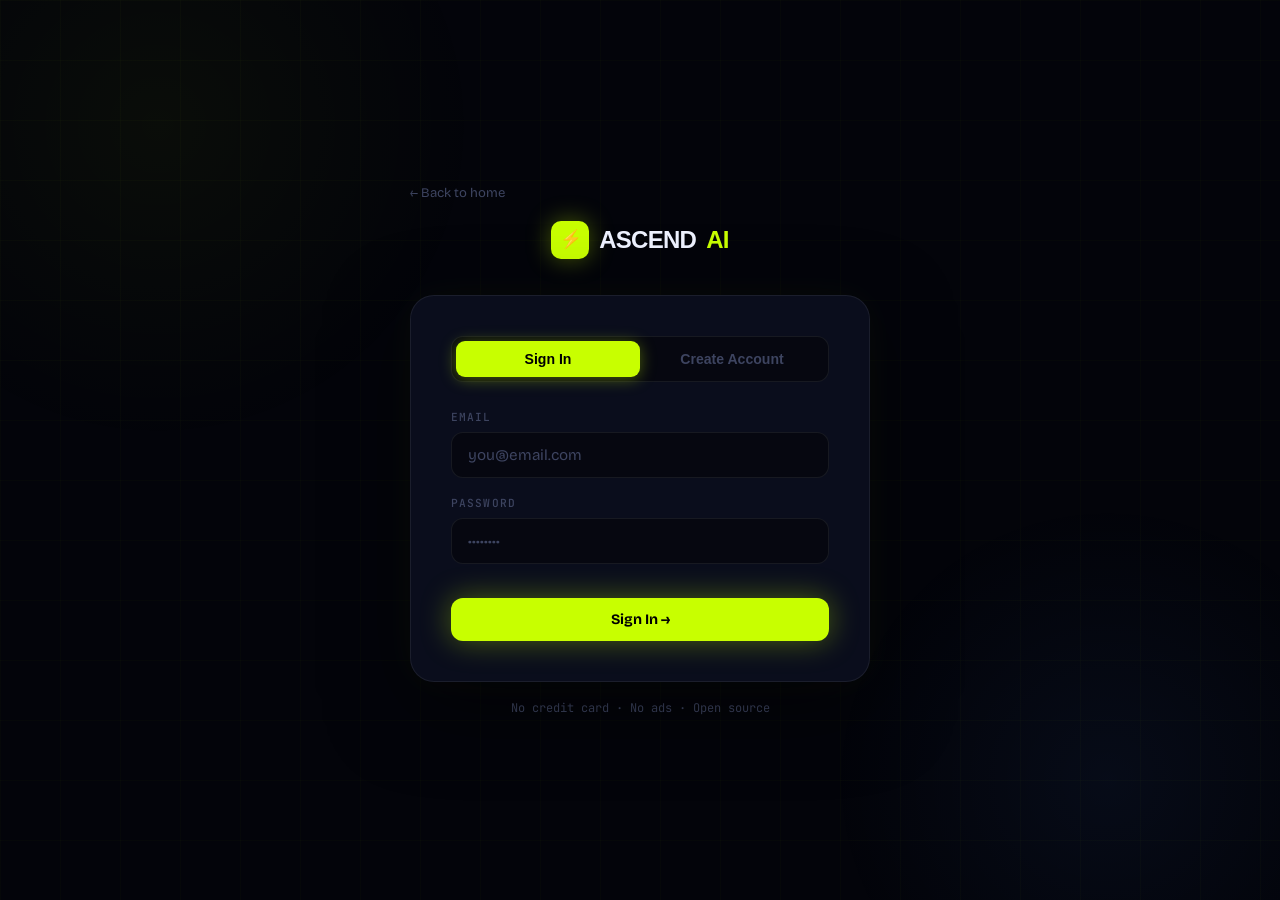
<file: ascend-ai-v2/frontend/index.html>
<!DOCTYPE html>
<html lang="en">
<head>
  <meta charset="UTF-8">
  <meta name="viewport" content="width=device-width, initial-scale=1.0">
  <title>ASCEND AI — Sign In</title>
  <link rel="stylesheet" href="css/style.css">
  <link rel="icon" href="data:image/svg+xml,<svg xmlns='http://www.w3.org/2000/svg' viewBox='0 0 32 32'><text y='26' font-size='28'>⚡</text></svg>">
</head>
<body>
  <div class="bg-orbs"></div>
  <div class="bg-grid"></div>
  <div id="toast-container"></div>

  <main class="auth-page">
    <div class="auth-wrap">

      <!-- Back to landing -->
      <a href="landing.html" class="auth-back">← Back to home</a>

      <!-- Logo -->
      <div class="auth-logo">
        <div class="logo-bolt">⚡</div>
        ASCEND<span>AI</span>
      </div>

      <div class="auth-card">

        <!-- Tabs -->
        <div class="auth-tabs" role="tablist">
          <button class="auth-tab active" data-target="login-form-wrap">Sign In</button>
          <button class="auth-tab" data-target="register-form-wrap">Create Account</button>
        </div>

        <!-- ── Login ── -->
        <div id="login-form-wrap" class="auth-form">
          <form id="login-form" novalidate>
            <div class="form-group">
              <label class="form-label" for="login-email">Email</label>
              <input class="form-input" type="email" id="login-email" placeholder="you@email.com" autocomplete="email" required>
            </div>
            <div class="form-group">
              <label class="form-label" for="login-password">Password</label>
              <input class="form-input" type="password" id="login-password" placeholder="••••••••" autocomplete="current-password" required>
            </div>
            <div class="form-error" id="login-error"></div>
            <button type="submit" class="btn btn-primary mt-16">Sign In →</button>
          </form>
        </div>

        <!-- ── Register ── -->
        <div id="register-form-wrap" class="auth-form hidden">
          <form id="register-form" novalidate>
            <div class="form-group">
              <label class="form-label" for="reg-name">Full Name</label>
              <input class="form-input" type="text" id="reg-name" placeholder="Alex Johnson" autocomplete="name" required>
            </div>
            <div class="form-group">
              <label class="form-label" for="reg-email">Email</label>
              <input class="form-input" type="email" id="reg-email" placeholder="you@email.com" autocomplete="email" required>
            </div>
            <div class="form-group">
              <label class="form-label" for="reg-password">Password</label>
              <input class="form-input" type="password" id="reg-password" placeholder="Min. 6 characters" autocomplete="new-password" required>
            </div>
            <div class="form-group">
              <label class="form-label" for="reg-confirm">Confirm Password</label>
              <input class="form-input" type="password" id="reg-confirm" placeholder="Repeat password" autocomplete="new-password" required>
            </div>
            <div class="form-error" id="register-error"></div>
            <button type="submit" class="btn btn-primary mt-16">Start Ascending →</button>
          </form>
        </div>

      </div><!-- /auth-card -->

      <p class="text-center text-sm text-muted mt-16" style="font-size:0.75rem;font-family:var(--font-mono)">
        No credit card · No ads · Open source
      </p>

    </div>
  </main>

  <script src="js/app.js"></script>
  <script>
    // Per-form error helpers
    function showError(form, msg) {
      const id = form.id === 'login-form' ? 'login-error' : 'register-error';
      const el = document.getElementById(id);
      if (el) { el.textContent = msg; el.classList.add('show'); }
    }
    function clearErrors(form) {
      document.querySelectorAll('.form-error').forEach(e => e.classList.remove('show'));
    }
  </script>
</body>
</html>
</file>
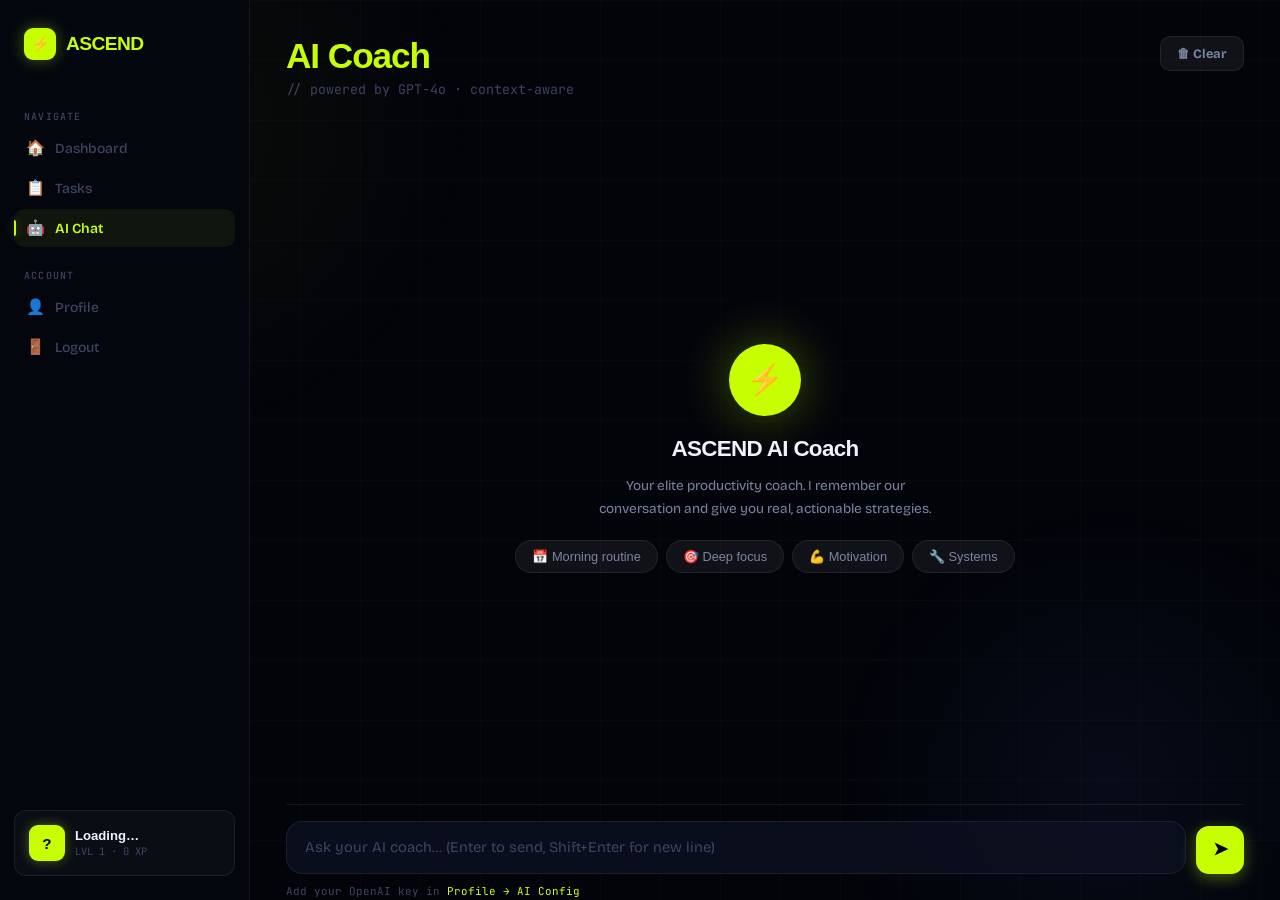
<file: ascend-ai-v2/frontend/chat.html>
<!DOCTYPE html>
<html lang="en">
<head>
  <meta charset="UTF-8">
  <meta name="viewport" content="width=device-width, initial-scale=1.0">
  <title>ASCEND AI — AI Chat</title>
  <link rel="stylesheet" href="css/style.css">
  <link rel="icon" href="data:image/svg+xml,<svg xmlns='http://www.w3.org/2000/svg' viewBox='0 0 32 32'><text y='26' font-size='28'>⚡</text></svg>">
</head>
<body>
  <div class="bg-orbs"></div>
  <div class="bg-grid"></div>
  <div id="toast-container"></div>
  <button class="mobile-nav-toggle">☰</button>
  <div class="sidebar-overlay"></div>

  <div class="app-layout">
    <aside class="sidebar">
      <div class="sidebar-logo"><div class="logo-bolt">⚡</div><span class="logo-text">ASCEND</span></div>
      <nav class="sidebar-nav">
        <div class="nav-section-label">Navigate</div>
        <a href="dashboard.html" class="nav-item"><span class="nav-icon">🏠</span>Dashboard</a>
        <a href="tasks.html"     class="nav-item"><span class="nav-icon">📋</span>Tasks</a>
        <a href="chat.html"      class="nav-item"><span class="nav-icon">🤖</span>AI Chat</a>
        <div class="nav-section-label">Account</div>
        <a href="profile.html"   class="nav-item"><span class="nav-icon">👤</span>Profile</a>
        <a href="#" class="nav-item" onclick="logout();return false;"><span class="nav-icon">🚪</span>Logout</a>
      </nav>
      <div class="sidebar-user" onclick="window.location='profile.html'">
        <div class="user-avatar" id="user-avatar-text">?</div>
        <div class="user-info">
          <div class="user-name"  id="sidebar-user-name">Loading…</div>
          <div class="user-level" id="sidebar-user-level">LVL 1 · 0 XP</div>
        </div>
      </div>
    </aside>

    <main class="main-content" style="display:flex;flex-direction:column;padding-bottom:0">
      <div class="page-header" style="margin-bottom:16px">
        <div>
          <h2>AI Coach</h2>
          <div class="page-subtitle">// powered by GPT-4o · context-aware</div>
        </div>
        <button class="btn btn-ghost" onclick="clearChat()" style="padding:9px 16px;font-size:0.8rem;border-radius:10px">🗑 Clear</button>
      </div>

      <div class="chat-layout" style="flex:1">
        <div class="chat-messages" id="chat-messages">
          <div id="chat-welcome" class="chat-welcome">
            <div class="ai-orb">⚡</div>
            <h3>ASCEND AI Coach</h3>
            <p style="max-width:360px;font-size:0.85rem">Your elite productivity coach. I remember our conversation and give you real, actionable strategies.</p>
            <div class="chat-suggestions">
              <button class="suggestion-chip" onclick="useSuggestion('Build me a power morning routine')">📅 Morning routine</button>
              <button class="suggestion-chip" onclick="useSuggestion('How do I build deep focus habits?')">🎯 Deep focus</button>
              <button class="suggestion-chip" onclick="useSuggestion('I feel unmotivated. How do I get back on track?')">💪 Motivation</button>
              <button class="suggestion-chip" onclick="useSuggestion('What is the best productivity system for a developer?')">🔧 Systems</button>
            </div>
          </div>
        </div>

        <div class="chat-input-area">
          <div class="chat-input-wrap">
            <textarea id="chat-input" class="chat-textarea" placeholder="Ask your AI coach… (Enter to send, Shift+Enter for new line)" rows="1"></textarea>
            <button class="chat-send-btn" onclick="sendMessage()" title="Send">➤</button>
          </div>
          <p style="font-size:0.68rem;color:var(--text-muted);margin-top:8px;font-family:var(--font-mono)">
            Add your OpenAI key in <a href="profile.html" style="color:var(--volt)">Profile → AI Config</a>
          </p>
        </div>
      </div>
    </main>
  </div>

  <script src="js/app.js"></script>
  <script>
    function clearChat() {
      chatHistory = [];
      const msgs = document.getElementById('chat-messages');
      msgs.innerHTML = '';
      const welcome = document.createElement('div');
      welcome.id = 'chat-welcome';
      welcome.className = 'chat-welcome';
      welcome.innerHTML = `
        <div class="ai-orb">⚡</div>
        <h3>ASCEND AI Coach</h3>
        <p style="max-width:360px;font-size:0.85rem">Chat cleared. What do you want to work on?</p>
      `;
      msgs.appendChild(welcome);
    }
  </script>
</body>
</html>
</file>
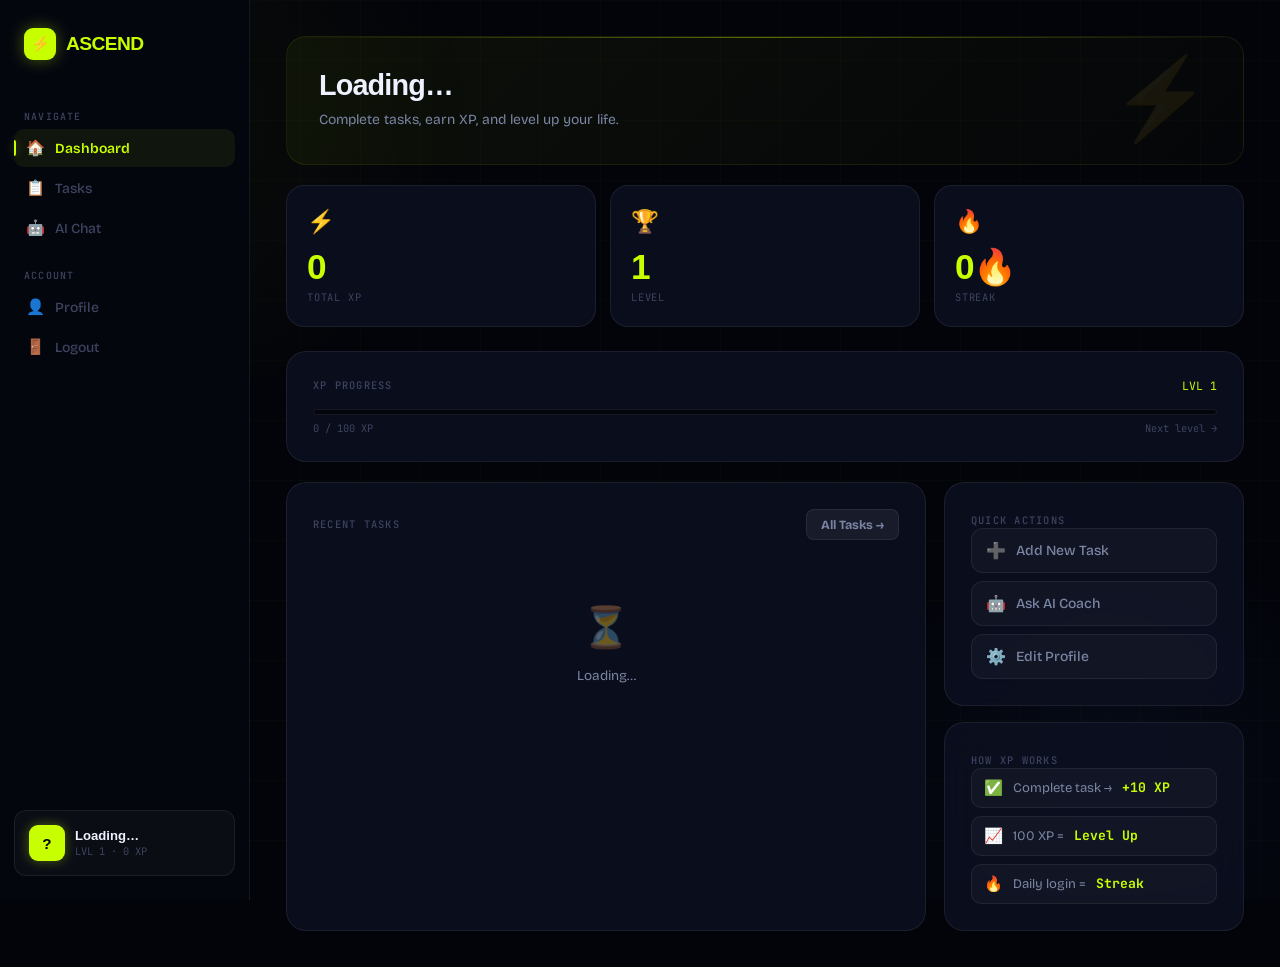
<file: ascend-ai-v2/frontend/dashboard.html>
<!DOCTYPE html>
<html lang="en">
<head>
  <meta charset="UTF-8">
  <meta name="viewport" content="width=device-width, initial-scale=1.0">
  <title>ASCEND AI — Dashboard</title>
  <link rel="stylesheet" href="css/style.css">
  <link rel="icon" href="data:image/svg+xml,<svg xmlns='http://www.w3.org/2000/svg' viewBox='0 0 32 32'><text y='26' font-size='28'>⚡</text></svg>">
</head>
<body>
  <div class="bg-orbs"></div>
  <div class="bg-grid"></div>
  <div id="toast-container"></div>
  <button class="mobile-nav-toggle" aria-label="Menu">☰</button>
  <div class="sidebar-overlay"></div>

  <div class="app-layout">
    <!-- Sidebar -->
    <aside class="sidebar">
      <div class="sidebar-logo">
        <div class="logo-bolt">⚡</div>
        <span class="logo-text">ASCEND</span>
      </div>
      <nav class="sidebar-nav">
        <div class="nav-section-label">Navigate</div>
        <a href="dashboard.html" class="nav-item"><span class="nav-icon">🏠</span>Dashboard</a>
        <a href="tasks.html"     class="nav-item"><span class="nav-icon">📋</span>Tasks</a>
        <a href="chat.html"      class="nav-item"><span class="nav-icon">🤖</span>AI Chat</a>
        <div class="nav-section-label">Account</div>
        <a href="profile.html"   class="nav-item"><span class="nav-icon">👤</span>Profile</a>
        <a href="#" class="nav-item" onclick="logout();return false;"><span class="nav-icon">🚪</span>Logout</a>
      </nav>
      <div class="sidebar-user" onclick="window.location='profile.html'">
        <div class="user-avatar" id="user-avatar-text">?</div>
        <div class="user-info">
          <div class="user-name"  id="sidebar-user-name">Loading…</div>
          <div class="user-level" id="sidebar-user-level">LVL 1 · 0 XP</div>
        </div>
      </div>
    </aside>

    <!-- Main -->
    <main class="main-content">

      <!-- Greeting -->
      <div class="greeting-banner">
        <div class="gb-emoji">⚡</div>
        <h2 id="greeting-text">Loading…</h2>
        <p>Complete tasks, earn XP, and level up your life.</p>
      </div>

      <!-- Stats -->
      <div class="stats-grid">
        <div class="stat-card">
          <span class="stat-icon">⚡</span>
          <div class="stat-value" id="stat-xp">0</div>
          <div class="stat-label">Total XP</div>
        </div>
        <div class="stat-card">
          <span class="stat-icon">🏆</span>
          <div class="stat-value" id="stat-level">1</div>
          <div class="stat-label">Level</div>
        </div>
        <div class="stat-card">
          <span class="stat-icon">🔥</span>
          <div class="stat-value" id="stat-streak">0🔥</div>
          <div class="stat-label">Streak</div>
        </div>
      </div>

      <!-- XP Bar -->
      <div class="card mb-20">
        <div class="flex items-center justify-between mb-16">
          <span class="card-label" style="margin:0">XP Progress</span>
          <span class="mono text-xs text-volt" id="xp-level">LVL 1</span>
        </div>
        <div class="xp-bar-wrap">
          <div class="xp-bar-fill" id="xp-bar-fill" style="width:0%"></div>
        </div>
        <div class="xp-meta">
          <span id="xp-current">0 / 100 XP</span>
          <span>Next level →</span>
        </div>
      </div>

      <!-- Dashboard grid -->
      <div class="dashboard-grid">
        <!-- Left: Recent Tasks -->
        <div class="card">
          <div class="flex items-center justify-between mb-16">
            <span class="card-label" style="margin:0">Recent Tasks</span>
            <a href="tasks.html" class="btn btn-ghost" style="padding:7px 14px;font-size:0.78rem;border-radius:8px">All Tasks →</a>
          </div>
          <div id="dashboard-task-list" class="task-list">
            <div class="empty-state"><div class="empty-icon">⏳</div><p>Loading…</p></div>
          </div>
        </div>

        <!-- Right: Quick Actions + How XP Works -->
        <div style="display:flex;flex-direction:column;gap:16px">
          <div class="card">
            <span class="card-label">Quick Actions</span>
            <div class="quick-actions">
              <a href="tasks.html" class="quick-action"><span class="qa-icon">➕</span>Add New Task</a>
              <a href="chat.html"  class="quick-action"><span class="qa-icon">🤖</span>Ask AI Coach</a>
              <a href="profile.html" class="quick-action"><span class="qa-icon">⚙️</span>Edit Profile</a>
            </div>
          </div>

          <div class="card">
            <span class="card-label">How XP Works</span>
            <div class="xp-how-list">
              <div class="xp-how-item"><span class="xh-icon">✅</span>Complete task → <strong>+10 XP</strong></div>
              <div class="xp-how-item"><span class="xh-icon">📈</span>100 XP = <strong>Level Up</strong></div>
              <div class="xp-how-item"><span class="xh-icon">🔥</span>Daily login = <strong>Streak</strong></div>
            </div>
          </div>
        </div>
      </div>

    </main>
  </div>

  <script src="js/app.js"></script>
</body>
</html>
</file>
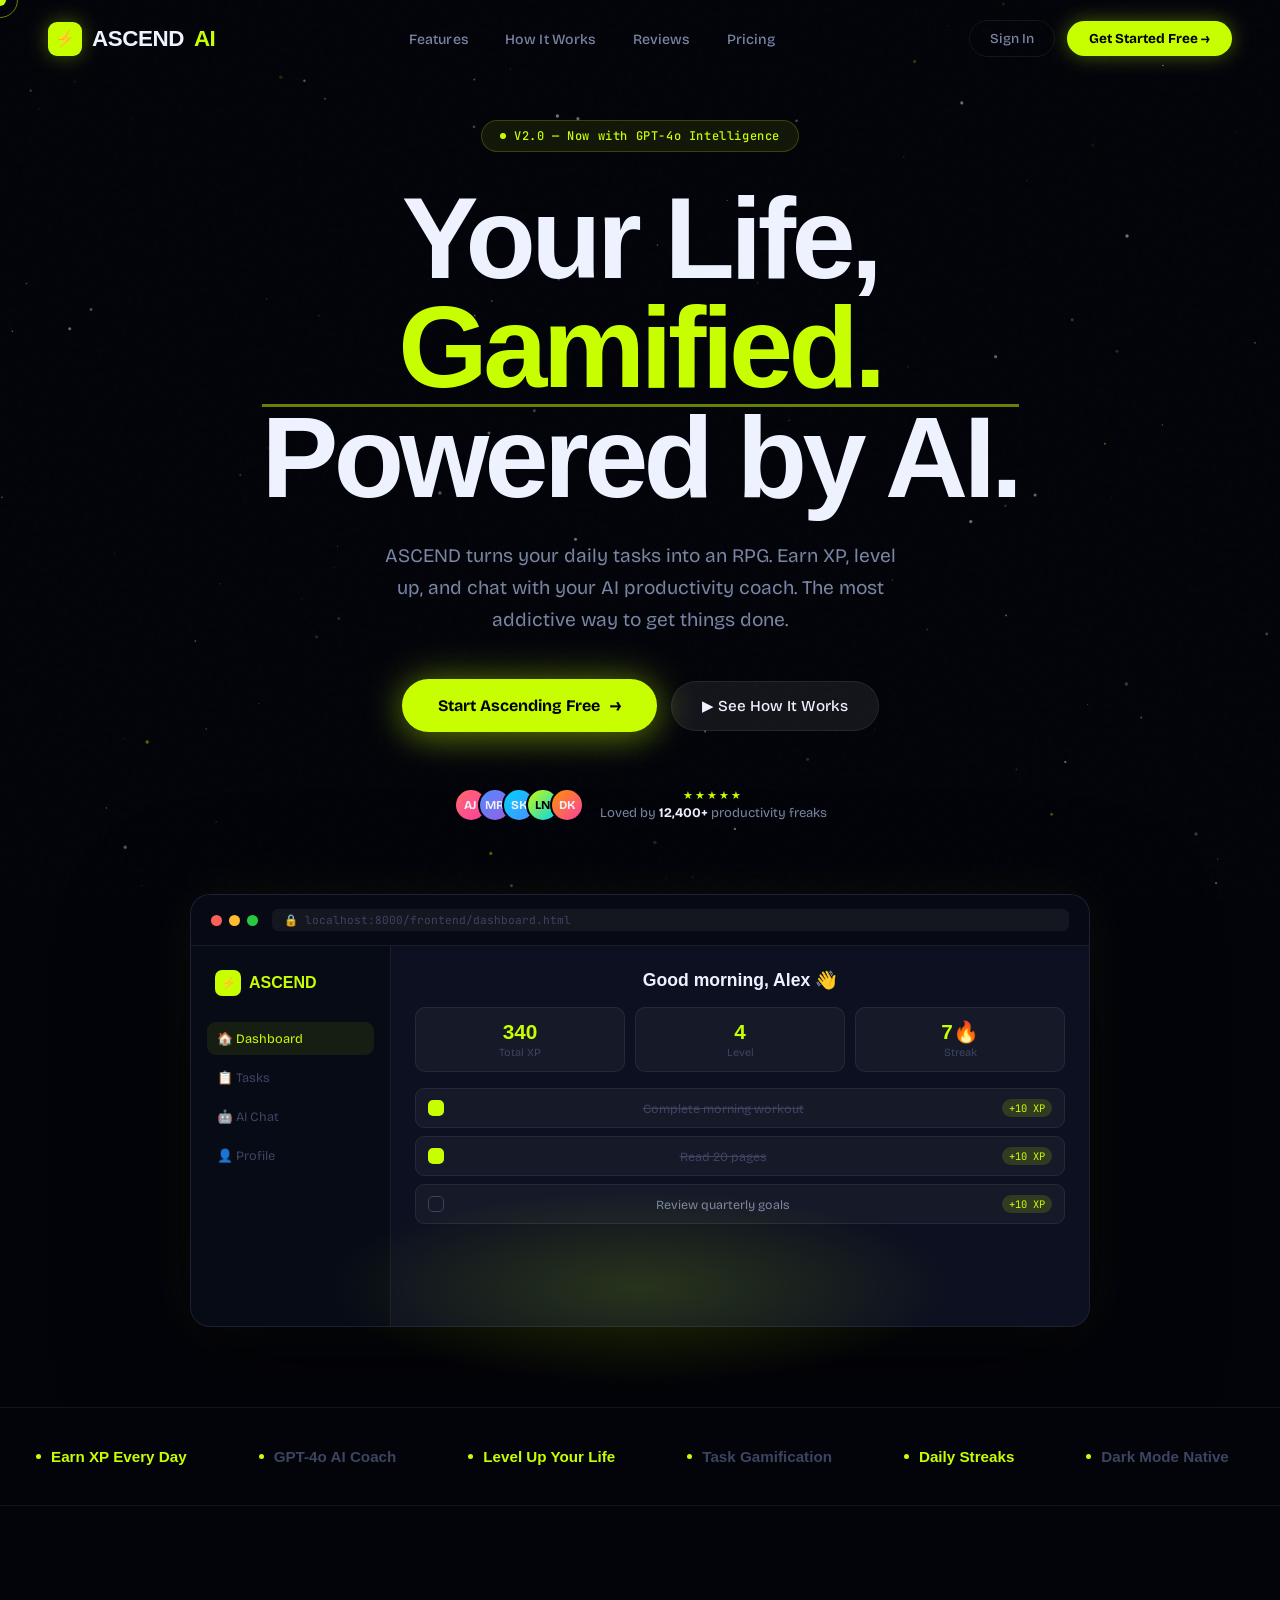
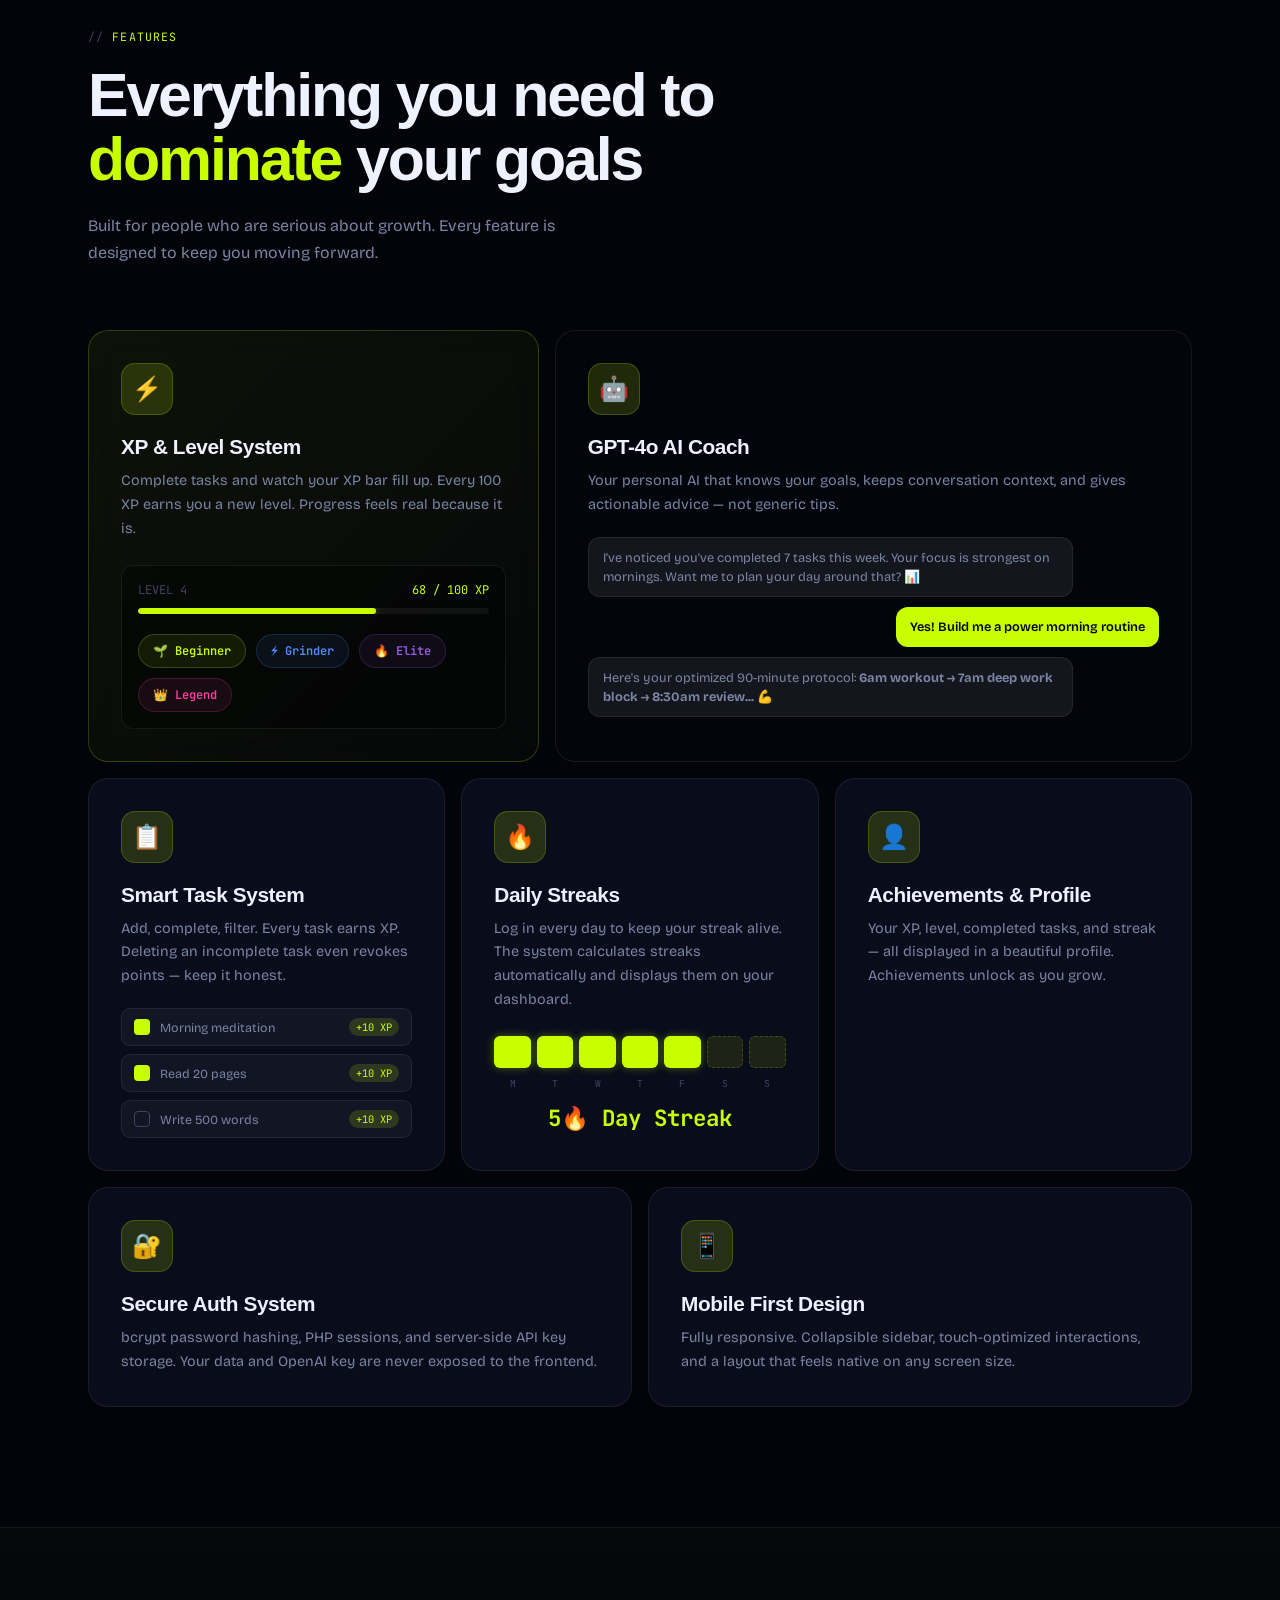
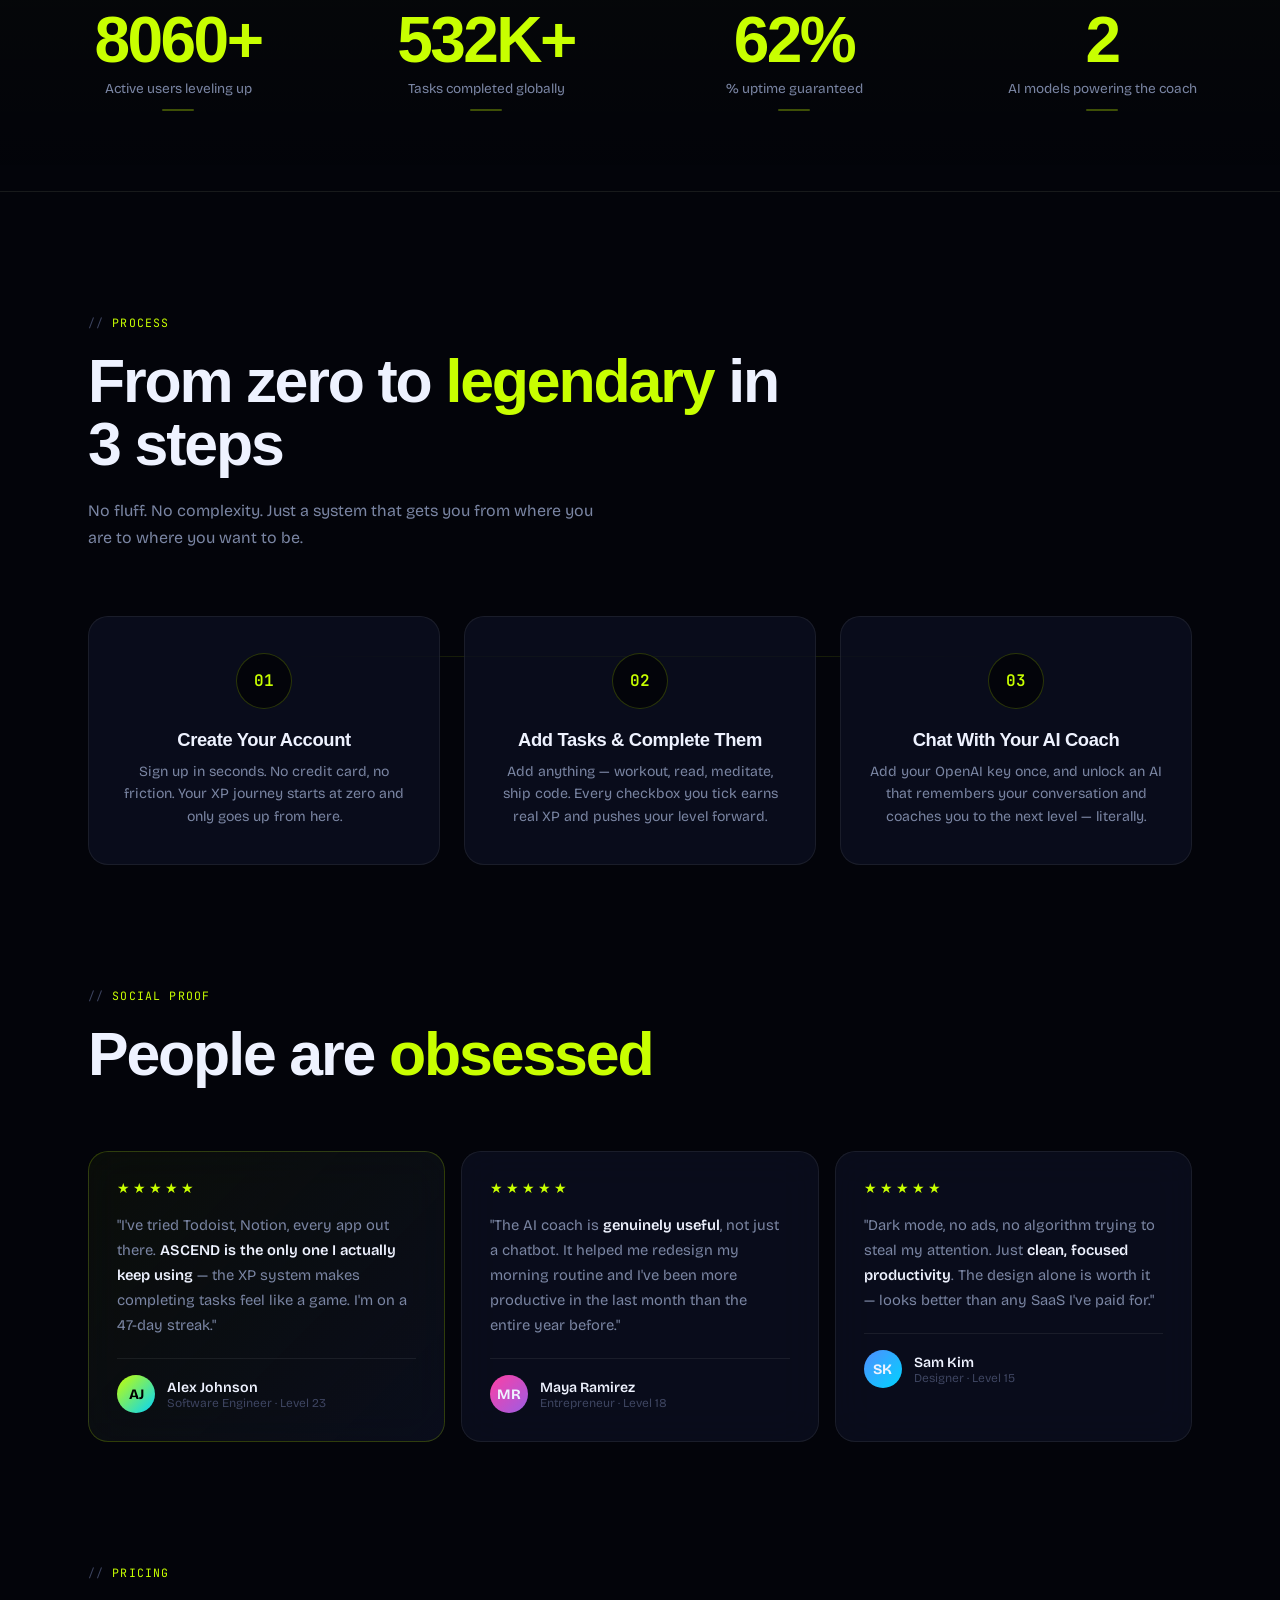
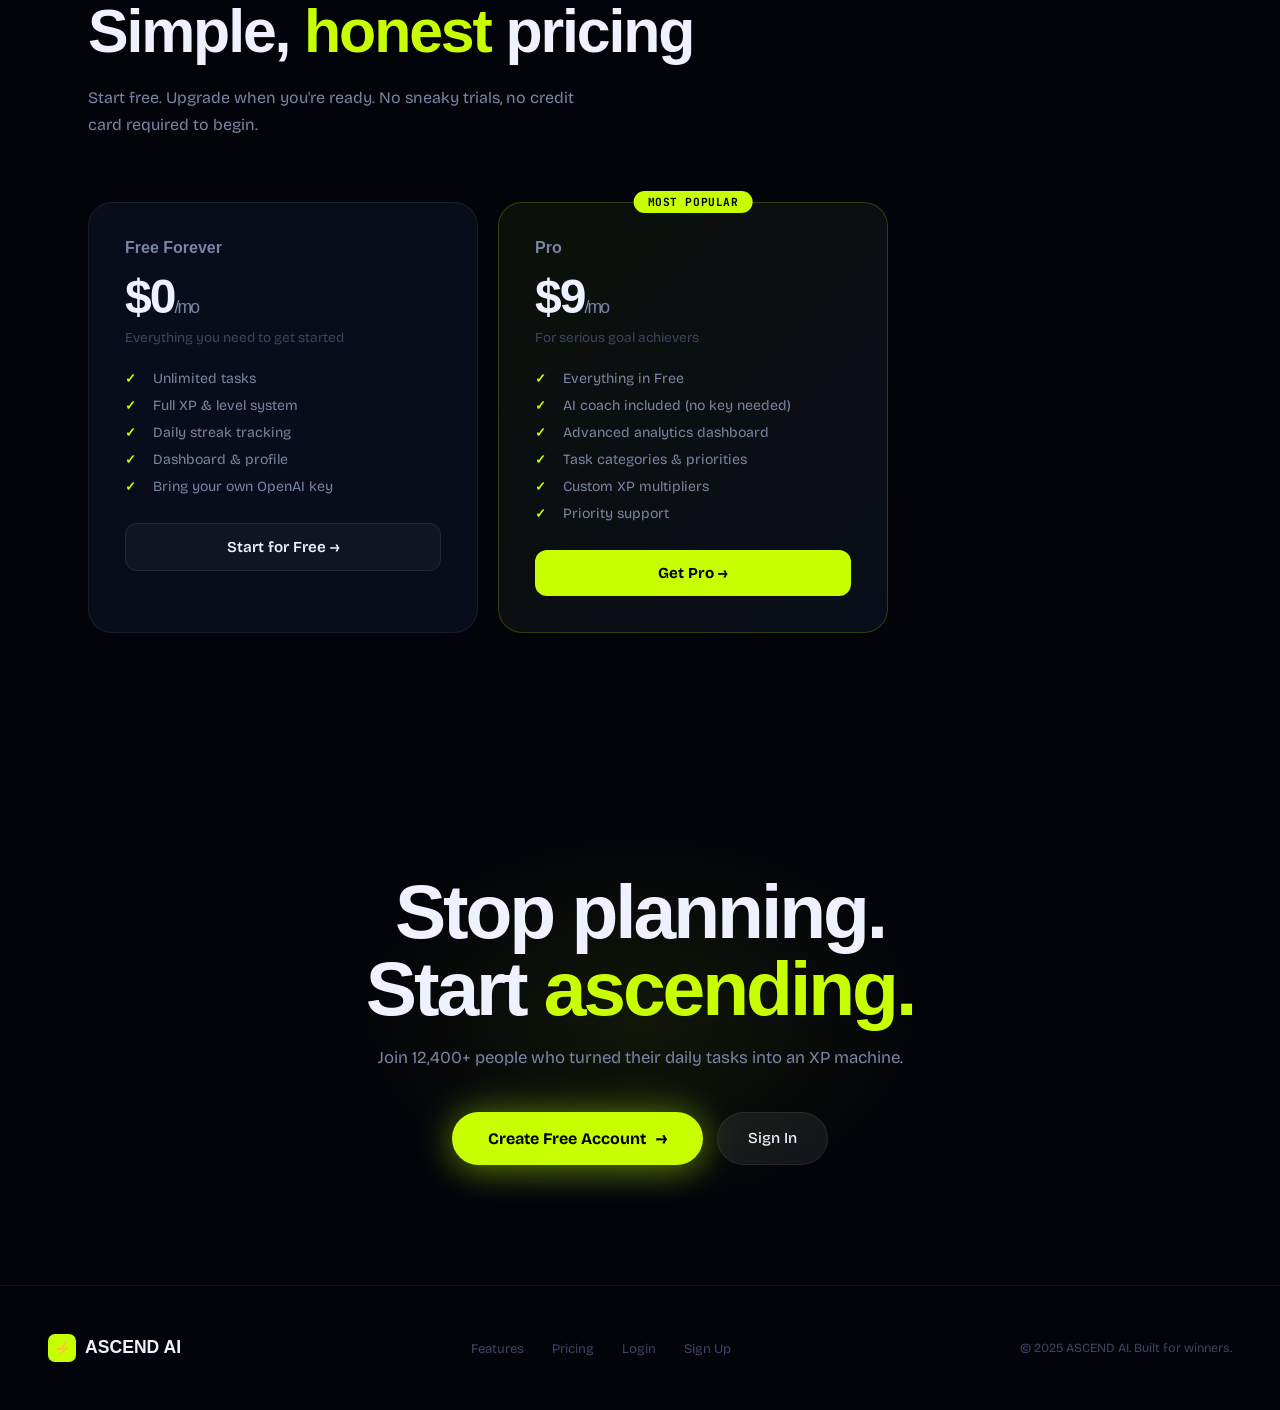
<file: ascend-ai-v2/frontend/landing.html>
<!DOCTYPE html>
<html lang="en">
<head>
  <meta charset="UTF-8">
  <meta name="viewport" content="width=device-width, initial-scale=1.0">
  <title>ASCEND AI — Level Up Your Life</title>
  <link rel="preconnect" href="https://fonts.googleapis.com">
  <link href="https://fonts.googleapis.com/css2?family=Clash+Display:wght@400;500;600;700&family=Bricolage+Grotesque:wght@300;400;500;600;700;800&family=JetBrains+Mono:wght@400;500&display=swap" rel="stylesheet">
  <link rel="icon" href="data:image/svg+xml,<svg xmlns='http://www.w3.org/2000/svg' viewBox='0 0 32 32'><text y='26' font-size='28'>⚡</text></svg>">
  <style>
    /* ═══════════════════════════════════════
       ASCEND AI V2 — Landing Page
       Aesthetic: Cinematic Dark · Volt Neon
    ═══════════════════════════════════════ */

    :root {
      --void:       #03040a;
      --deep:       #070a14;
      --surface:    #0c1020;
      --card:       rgba(12,16,32,0.8);
      --glass:      rgba(255,255,255,0.04);
      --glass2:     rgba(255,255,255,0.07);

      --volt:       #c8ff00;
      --volt-dim:   rgba(200,255,0,0.15);
      --volt-glow:  rgba(200,255,0,0.35);
      --blue:       #4f8eff;
      --purple:     #9b5de5;
      --cyan:       #00d4ff;
      --pink:       #ff3fa4;

      --text:       #eef2ff;
      --text-sub:   #7a85a3;
      --text-muted: #3d4460;
      --border:     rgba(255,255,255,0.07);
      --border-v:   rgba(200,255,0,0.2);

      --font-head:  'Clash Display', sans-serif;
      --font-body:  'Bricolage Grotesque', sans-serif;
      --font-mono:  'JetBrains Mono', monospace;

      --ease-out:   cubic-bezier(0.16, 1, 0.3, 1);
      --ease-spring:cubic-bezier(0.34, 1.56, 0.64, 1);
    }

    *, *::before, *::after { box-sizing: border-box; margin: 0; padding: 0; }
    html { scroll-behavior: smooth; }
    body {
      font-family: var(--font-body);
      background: var(--void);
      color: var(--text);
      overflow-x: hidden;
      -webkit-font-smoothing: antialiased;
      cursor: none;
    }

    /* ── Custom Cursor ── */
    #cursor {
      position: fixed; top: 0; left: 0;
      width: 12px; height: 12px;
      background: var(--volt);
      border-radius: 50%;
      pointer-events: none;
      z-index: 9999;
      mix-blend-mode: difference;
      transition: transform 0.15s var(--ease-out), opacity 0.2s;
      transform: translate(-50%, -50%);
    }
    #cursor-ring {
      position: fixed; top: 0; left: 0;
      width: 36px; height: 36px;
      border: 1.5px solid rgba(200,255,0,0.5);
      border-radius: 50%;
      pointer-events: none;
      z-index: 9998;
      transition: transform 0.35s var(--ease-out), width 0.3s, height 0.3s, opacity 0.2s;
      transform: translate(-50%, -50%);
    }
    body:hover #cursor { opacity: 1; }

    /* ── Scrollbar ── */
    ::-webkit-scrollbar { width: 3px; }
    ::-webkit-scrollbar-track { background: var(--void); }
    ::-webkit-scrollbar-thumb { background: var(--volt-dim); border-radius: 99px; }

    /* ── Canvas background ── */
    #bg-canvas {
      position: fixed; inset: 0;
      z-index: 0;
      pointer-events: none;
    }

    /* ── Noise overlay ── */
    body::after {
      content: '';
      position: fixed; inset: 0;
      background-image: url("data:image/svg+xml,%3Csvg viewBox='0 0 200 200' xmlns='http://www.w3.org/2000/svg'%3E%3Cfilter id='n'%3E%3CfeTurbulence type='fractalNoise' baseFrequency='0.9' numOctaves='4' stitchTiles='stitch'/%3E%3C/filter%3E%3Crect width='100%25' height='100%25' filter='url(%23n)' opacity='0.04'/%3E%3C/svg%3E");
      pointer-events: none; z-index: 1;
      opacity: 0.35;
    }

    /* ══════════════ NAV ══════════════ */
    nav {
      position: fixed; top: 0; left: 0; right: 0;
      z-index: 100;
      padding: 20px 48px;
      display: flex; align-items: center; justify-content: space-between;
      transition: all 0.4s var(--ease-out);
    }
    nav.scrolled {
      background: rgba(3,4,10,0.85);
      backdrop-filter: blur(20px);
      border-bottom: 1px solid var(--border);
      padding: 14px 48px;
    }

    .nav-logo {
      display: flex; align-items: center; gap: 10px;
      font-family: var(--font-head);
      font-size: 1.4rem; font-weight: 700;
      letter-spacing: -0.02em;
      text-decoration: none; color: var(--text);
    }
    .nav-logo .logo-bolt {
      width: 34px; height: 34px;
      background: var(--volt);
      border-radius: 9px;
      display: flex; align-items: center; justify-content: center;
      font-size: 1rem;
      box-shadow: 0 0 20px var(--volt-glow);
      flex-shrink: 0;
    }
    .nav-logo span { color: var(--volt); }

    .nav-links {
      display: flex; align-items: center; gap: 36px;
      list-style: none;
    }
    .nav-links a {
      font-size: 0.88rem; font-weight: 500;
      color: var(--text-sub);
      text-decoration: none;
      transition: color 0.2s;
      letter-spacing: 0.01em;
    }
    .nav-links a:hover { color: var(--text); }

    .nav-cta {
      display: flex; align-items: center; gap: 12px;
    }
    .btn-nav-ghost {
      padding: 9px 20px;
      border: 1px solid var(--border);
      border-radius: 99px;
      background: transparent;
      color: var(--text-sub);
      font-family: var(--font-body);
      font-size: 0.85rem; font-weight: 500;
      cursor: pointer;
      text-decoration: none;
      transition: all 0.2s;
    }
    .btn-nav-ghost:hover { border-color: var(--border-v); color: var(--text); }

    .btn-nav-primary {
      padding: 9px 22px;
      background: var(--volt);
      border: none; border-radius: 99px;
      color: #000;
      font-family: var(--font-body);
      font-size: 0.85rem; font-weight: 700;
      cursor: pointer;
      text-decoration: none;
      transition: all 0.2s;
      box-shadow: 0 0 20px var(--volt-glow);
    }
    .btn-nav-primary:hover { transform: scale(1.04); box-shadow: 0 0 30px var(--volt-glow); }

    .nav-mobile-toggle { display: none; }

    /* ══════════════ HERO ══════════════ */
    .hero {
      position: relative; z-index: 2;
      min-height: 100vh;
      display: flex; flex-direction: column;
      align-items: center; justify-content: center;
      text-align: center;
      padding: 120px 24px 80px;
      overflow: hidden;
    }

    .hero-badge {
      display: inline-flex; align-items: center; gap: 8px;
      background: rgba(200,255,0,0.08);
      border: 1px solid var(--border-v);
      border-radius: 99px;
      padding: 7px 18px;
      font-family: var(--font-mono);
      font-size: 0.75rem; font-weight: 500;
      color: var(--volt);
      letter-spacing: 0.05em;
      margin-bottom: 32px;
      animation: fade-up 0.8s var(--ease-out) both;
    }
    .hero-badge .badge-dot {
      width: 6px; height: 6px;
      background: var(--volt);
      border-radius: 50%;
      animation: pulse-dot 2s ease-in-out infinite;
    }
    @keyframes pulse-dot {
      0%,100% { opacity: 1; transform: scale(1); }
      50%      { opacity: 0.4; transform: scale(0.7); }
    }

    .hero-title {
      font-family: var(--font-head);
      font-size: clamp(3.5rem, 9vw, 8rem);
      font-weight: 700;
      line-height: 0.95;
      letter-spacing: -0.04em;
      max-width: 900px;
      animation: fade-up 0.9s var(--ease-out) 0.1s both;
    }
    .hero-title .line-volt {
      color: var(--volt);
      display: block;
      position: relative;
    }
    .hero-title .line-volt::after {
      content: '';
      position: absolute;
      bottom: -4px; left: 0; right: 0;
      height: 3px;
      background: var(--volt);
      transform: scaleX(0);
      transform-origin: left;
      animation: underline-draw 1s var(--ease-out) 1.2s forwards;
      opacity: 0.5;
    }
    @keyframes underline-draw { to { transform: scaleX(1); } }

    .hero-sub {
      font-size: clamp(1rem, 2.5vw, 1.2rem);
      color: var(--text-sub);
      max-width: 540px;
      line-height: 1.65;
      margin-top: 28px;
      animation: fade-up 0.9s var(--ease-out) 0.2s both;
    }

    .hero-actions {
      display: flex; align-items: center; gap: 14px;
      margin-top: 44px;
      flex-wrap: wrap; justify-content: center;
      animation: fade-up 0.9s var(--ease-out) 0.35s both;
    }

    .btn-hero-primary {
      display: inline-flex; align-items: center; gap: 10px;
      padding: 16px 36px;
      background: var(--volt);
      color: #000;
      font-family: var(--font-body);
      font-size: 1rem; font-weight: 700;
      border-radius: 99px; border: none;
      text-decoration: none; cursor: pointer;
      transition: all 0.25s var(--ease-spring);
      box-shadow: 0 0 40px var(--volt-glow), 0 8px 32px rgba(200,255,0,0.2);
      position: relative; overflow: hidden;
    }
    .btn-hero-primary::before {
      content: '';
      position: absolute; inset: 0;
      background: rgba(255,255,255,0.15);
      transform: translateX(-100%);
      transition: transform 0.4s var(--ease-out);
    }
    .btn-hero-primary:hover::before { transform: translateX(0); }
    .btn-hero-primary:hover { transform: translateY(-2px); box-shadow: 0 0 60px var(--volt-glow), 0 16px 40px rgba(200,255,0,0.25); }
    .btn-hero-primary .btn-arrow { font-size: 1.1rem; transition: transform 0.2s; }
    .btn-hero-primary:hover .btn-arrow { transform: translateX(4px); }

    .btn-hero-ghost {
      display: inline-flex; align-items: center; gap: 9px;
      padding: 15px 30px;
      background: var(--glass2);
      color: var(--text);
      font-family: var(--font-body);
      font-size: 0.95rem; font-weight: 500;
      border-radius: 99px;
      border: 1px solid var(--border);
      text-decoration: none; cursor: pointer;
      backdrop-filter: blur(10px);
      transition: all 0.25s;
    }
    .btn-hero-ghost:hover { border-color: var(--border-v); background: rgba(200,255,0,0.05); }

    .hero-social-proof {
      display: flex; align-items: center; gap: 16px;
      margin-top: 56px;
      animation: fade-up 0.9s var(--ease-out) 0.5s both;
    }
    .avatars-stack {
      display: flex;
    }
    .avatars-stack .av {
      width: 34px; height: 34px;
      border-radius: 50%;
      border: 2px solid var(--void);
      margin-left: -10px;
      display: flex; align-items: center; justify-content: center;
      font-size: 0.75rem; font-weight: 700;
      flex-shrink: 0;
    }
    .avatars-stack .av:first-child { margin-left: 0; }
    .av-1 { background: linear-gradient(135deg,#ff6b6b,#ff3fa4); }
    .av-2 { background: linear-gradient(135deg,#4f8eff,#9b5de5); }
    .av-3 { background: linear-gradient(135deg,#00d4ff,#4f8eff); }
    .av-4 { background: linear-gradient(135deg,#c8ff00,#00d4ff); color:#000; }
    .av-5 { background: linear-gradient(135deg,#ff9500,#ff3fa4); }

    .proof-text {
      font-size: 0.82rem;
      color: var(--text-sub);
      line-height: 1.4;
    }
    .proof-text strong { color: var(--text); }
    .stars { color: var(--volt); letter-spacing: 2px; font-size: 0.7rem; }

    /* ── Hero App Preview ── */
    .hero-preview {
      position: relative;
      margin-top: 72px;
      width: 100%; max-width: 900px;
      animation: fade-up 1s var(--ease-out) 0.6s both;
    }
    .preview-glow {
      position: absolute;
      bottom: -60px; left: 50%; transform: translateX(-50%);
      width: 70%; height: 200px;
      background: radial-gradient(ellipse, rgba(200,255,0,0.15) 0%, transparent 70%);
      pointer-events: none;
    }
    .preview-window {
      background: var(--surface);
      border: 1px solid var(--border);
      border-radius: 20px;
      overflow: hidden;
      box-shadow: 0 40px 120px rgba(0,0,0,0.6), 0 0 60px rgba(200,255,0,0.05);
    }
    .preview-topbar {
      background: var(--deep);
      border-bottom: 1px solid var(--border);
      padding: 14px 20px;
      display: flex; align-items: center; gap: 14px;
    }
    .preview-dots { display: flex; gap: 7px; }
    .preview-dot {
      width: 11px; height: 11px; border-radius: 50%;
    }
    .pd-r { background: #ff5f57; }
    .pd-y { background: #febc2e; }
    .pd-g { background: #28c840; }
    .preview-bar {
      flex: 1;
      background: rgba(255,255,255,0.05);
      border-radius: 6px;
      height: 22px;
      display: flex; align-items: center;
      padding: 0 12px;
      font-family: var(--font-mono);
      font-size: 0.7rem;
      color: var(--text-muted);
    }
    .preview-body {
      display: grid;
      grid-template-columns: 200px 1fr;
      min-height: 380px;
    }
    .preview-sidebar {
      background: rgba(7,10,20,0.8);
      border-right: 1px solid var(--border);
      padding: 20px 16px;
      display: flex; flex-direction: column; gap: 6px;
    }
    .ps-logo {
      display: flex; align-items: center; gap: 8px;
      padding: 4px 8px 20px;
      font-family: var(--font-head);
      font-size: 1rem; font-weight: 700;
      color: var(--volt);
    }
    .ps-logo-icon {
      width: 26px; height: 26px;
      background: var(--volt);
      border-radius: 7px;
      display: flex; align-items: center; justify-content: center;
      font-size: 0.75rem;
    }
    .ps-item {
      display: flex; align-items: center; gap: 10px;
      padding: 9px 10px;
      border-radius: 9px;
      font-size: 0.8rem;
      color: var(--text-muted);
    }
    .ps-item.active {
      background: rgba(200,255,0,0.08);
      color: var(--volt);
    }
    .preview-main { padding: 24px; }
    .pm-greeting {
      font-family: var(--font-head);
      font-size: 1.1rem; font-weight: 700;
      margin-bottom: 16px;
    }
    .pm-stats {
      display: grid; grid-template-columns: repeat(3,1fr);
      gap: 10px; margin-bottom: 16px;
    }
    .pm-stat {
      background: var(--glass);
      border: 1px solid var(--border);
      border-radius: 10px;
      padding: 12px;
    }
    .pm-stat-val {
      font-family: var(--font-head);
      font-size: 1.3rem; font-weight: 700;
      color: var(--volt);
    }
    .pm-stat-lbl { font-size: 0.68rem; color: var(--text-muted); margin-top: 2px; }
    .pm-tasks { display: flex; flex-direction: column; gap: 8px; }
    .pm-task {
      display: flex; align-items: center; gap: 10px;
      background: var(--glass);
      border: 1px solid var(--border);
      border-radius: 9px;
      padding: 10px 12px;
      font-size: 0.78rem;
    }
    .pm-check {
      width: 16px; height: 16px;
      border-radius: 5px;
      flex-shrink: 0;
    }
    .pm-check.done { background: var(--volt); }
    .pm-check.todo { border: 1.5px solid var(--text-muted); }
    .pm-task-name { flex: 1; color: var(--text-sub); }
    .pm-task.done .pm-task-name { text-decoration: line-through; color: var(--text-muted); }
    .pm-xp {
      font-family: var(--font-mono);
      font-size: 0.65rem;
      color: var(--volt);
      background: var(--volt-dim);
      padding: 2px 7px; border-radius: 99px;
    }

    @keyframes fade-up {
      from { opacity: 0; transform: translateY(30px); }
      to   { opacity: 1; transform: translateY(0); }
    }

    /* ══════════════ MARQUEE ══════════════ */
    .marquee-section {
      position: relative; z-index: 2;
      padding: 40px 0;
      border-top: 1px solid var(--border);
      border-bottom: 1px solid var(--border);
      overflow: hidden;
    }
    .marquee-track {
      display: flex;
      animation: marquee-scroll 25s linear infinite;
      width: max-content;
    }
    .marquee-track:hover { animation-play-state: paused; }
    @keyframes marquee-scroll {
      from { transform: translateX(0); }
      to   { transform: translateX(-50%); }
    }
    .marquee-item {
      display: flex; align-items: center; gap: 10px;
      padding: 0 36px;
      font-family: var(--font-head);
      font-size: 0.95rem; font-weight: 600;
      color: var(--text-muted);
      white-space: nowrap;
    }
    .marquee-item .m-dot {
      width: 5px; height: 5px;
      background: var(--volt);
      border-radius: 50%;
    }
    .marquee-item.highlight { color: var(--volt); }

    /* ══════════════ FEATURES ══════════════ */
    .section {
      position: relative; z-index: 2;
      padding: 120px 48px;
      max-width: 1200px;
      margin: 0 auto;
    }

    .section-label {
      display: inline-flex; align-items: center; gap: 8px;
      font-family: var(--font-mono);
      font-size: 0.72rem;
      color: var(--volt);
      letter-spacing: 0.1em;
      text-transform: uppercase;
      margin-bottom: 20px;
    }
    .section-label::before {
      content: '//';
      color: var(--text-muted);
    }

    .section-title {
      font-family: var(--font-head);
      font-size: clamp(2.2rem, 5vw, 3.8rem);
      font-weight: 700;
      letter-spacing: -0.035em;
      line-height: 1.05;
      max-width: 720px;
    }
    .section-title em {
      font-style: normal;
      color: var(--volt);
    }

    .section-sub {
      font-size: 1rem;
      color: var(--text-sub);
      line-height: 1.7;
      max-width: 520px;
      margin-top: 20px;
    }

    /* ── Features Bento Grid ── */
    .features-grid {
      display: grid;
      grid-template-columns: repeat(12, 1fr);
      grid-template-rows: auto;
      gap: 16px;
      margin-top: 64px;
    }

    .feat-card {
      background: var(--card);
      border: 1px solid var(--border);
      border-radius: 20px;
      padding: 32px;
      backdrop-filter: blur(20px);
      transition: all 0.3s var(--ease-out);
      position: relative; overflow: hidden;
    }
    .feat-card::before {
      content: '';
      position: absolute; top: 0; left: 0; right: 0; height: 1px;
      background: linear-gradient(90deg, transparent, rgba(200,255,0,0.3), transparent);
      opacity: 0;
      transition: opacity 0.3s;
    }
    .feat-card:hover { border-color: rgba(200,255,0,0.15); transform: translateY(-3px); }
    .feat-card:hover::before { opacity: 1; }

    .feat-card.span-5 { grid-column: span 5; }
    .feat-card.span-7 { grid-column: span 7; }
    .feat-card.span-4 { grid-column: span 4; }
    .feat-card.span-8 { grid-column: span 8; }
    .feat-card.span-6 { grid-column: span 6; }
    .feat-card.span-12 { grid-column: span 12; }

    .feat-icon {
      width: 52px; height: 52px;
      background: var(--volt-dim);
      border: 1px solid var(--border-v);
      border-radius: 14px;
      display: flex; align-items: center; justify-content: center;
      font-size: 1.5rem;
      margin-bottom: 20px;
    }
    .feat-title {
      font-family: var(--font-head);
      font-size: 1.3rem; font-weight: 700;
      letter-spacing: -0.02em;
      margin-bottom: 10px;
    }
    .feat-desc {
      font-size: 0.9rem;
      color: var(--text-sub);
      line-height: 1.65;
    }

    /* Special cards */
    .feat-card.accent {
      background: linear-gradient(135deg, rgba(200,255,0,0.06) 0%, rgba(200,255,0,0.02) 100%);
      border-color: var(--border-v);
    }
    .feat-card.dark {
      background: rgba(4,6,14,0.9);
    }

    /* XP display inside card */
    .feat-xp-demo {
      margin-top: 24px;
      background: rgba(0,0,0,0.4);
      border: 1px solid var(--border);
      border-radius: 12px;
      padding: 16px;
    }
    .feat-xp-bar {
      height: 6px;
      background: rgba(255,255,255,0.05);
      border-radius: 99px;
      overflow: hidden;
      margin: 10px 0 6px;
    }
    .feat-xp-fill {
      height: 100%;
      background: var(--volt);
      border-radius: 99px;
      box-shadow: 0 0 8px var(--volt-glow);
      width: 68%;
      animation: xp-pulse 2.5s ease-in-out infinite;
    }
    @keyframes xp-pulse {
      0%,100% { box-shadow: 0 0 8px var(--volt-glow); }
      50%      { box-shadow: 0 0 16px rgba(200,255,0,0.5); }
    }

    /* Chat demo inside card */
    .feat-chat-demo {
      margin-top: 20px;
      display: flex; flex-direction: column; gap: 10px;
    }
    .chat-bubble {
      padding: 10px 14px;
      border-radius: 12px;
      font-size: 0.8rem; line-height: 1.5;
      max-width: 85%;
    }
    .chat-bubble.ai {
      background: var(--glass2);
      border: 1px solid var(--border);
      color: var(--text-sub);
    }
    .chat-bubble.user {
      background: var(--volt);
      color: #000;
      align-self: flex-end;
      font-weight: 600;
    }

    /* Task demo */
    .feat-task-demo {
      display: flex; flex-direction: column; gap: 8px;
      margin-top: 20px;
    }
    .feat-task-item {
      display: flex; align-items: center; gap: 10px;
      background: var(--glass);
      border: 1px solid var(--border);
      border-radius: 9px;
      padding: 9px 12px;
      font-size: 0.78rem;
    }
    .fti-check {
      width: 16px; height: 16px;
      border-radius: 4px;
      flex-shrink: 0;
    }
    .fti-check.on { background: var(--volt); }
    .fti-check.off { border: 1.5px solid var(--text-muted); }
    .fti-label { flex: 1; color: var(--text-sub); }
    .fti-xp {
      font-size: 0.65rem;
      color: var(--volt);
      font-family: var(--font-mono);
      background: var(--volt-dim);
      padding: 2px 7px; border-radius: 99px;
    }

    /* Level badges */
    .level-badges {
      display: flex; gap: 10px;
      flex-wrap: wrap;
      margin-top: 20px;
    }
    .lv-badge {
      display: inline-flex; align-items: center; gap: 6px;
      padding: 8px 14px;
      border-radius: 99px;
      font-family: var(--font-mono);
      font-size: 0.75rem; font-weight: 600;
      border: 1px solid;
    }
    .lv-badge.l1 { background: rgba(200,255,0,0.08); border-color: rgba(200,255,0,0.2); color: var(--volt); }
    .lv-badge.l2 { background: rgba(79,142,255,0.08); border-color: rgba(79,142,255,0.2); color: var(--blue); }
    .lv-badge.l3 { background: rgba(155,93,229,0.08); border-color: rgba(155,93,229,0.2); color: var(--purple); }
    .lv-badge.l4 { background: rgba(255,63,164,0.08); border-color: rgba(255,63,164,0.2); color: var(--pink); }

    /* ══════════════ STATS SECTION ══════════════ */
    .stats-section {
      position: relative; z-index: 2;
      padding: 80px 48px;
      border-top: 1px solid var(--border);
      border-bottom: 1px solid var(--border);
      background: linear-gradient(180deg, rgba(200,255,0,0.02) 0%, transparent 100%);
    }
    .stats-inner {
      max-width: 1200px; margin: 0 auto;
      display: grid; grid-template-columns: repeat(4,1fr);
      gap: 48px;
      text-align: center;
    }
    .stat-num {
      font-family: var(--font-head);
      font-size: clamp(2.5rem, 5vw, 4rem);
      font-weight: 700;
      color: var(--volt);
      letter-spacing: -0.04em;
      line-height: 1;
    }
    .stat-unit {
      font-size: 0.85rem;
      color: var(--text-sub);
      margin-top: 8px;
    }
    .stat-divider { width: 32px; height: 2px; background: var(--volt); border-radius: 99px; margin: 12px auto 0; opacity: 0.3; }

    /* ══════════════ HOW IT WORKS ══════════════ */
    .steps-grid {
      display: grid;
      grid-template-columns: repeat(3, 1fr);
      gap: 24px;
      margin-top: 64px;
      position: relative;
    }
    .steps-grid::before {
      content: '';
      position: absolute;
      top: 40px; left: 16%; right: 16%;
      height: 1px;
      background: linear-gradient(90deg, transparent, var(--border-v), transparent);
    }

    .step-card {
      background: var(--card);
      border: 1px solid var(--border);
      border-radius: 20px;
      padding: 36px 28px;
      text-align: center;
      position: relative;
      transition: all 0.3s var(--ease-out);
    }
    .step-card:hover { border-color: var(--border-v); transform: translateY(-4px); }

    .step-num {
      width: 56px; height: 56px;
      background: var(--void);
      border: 1px solid var(--border-v);
      border-radius: 50%;
      display: flex; align-items: center; justify-content: center;
      font-family: var(--font-mono);
      font-size: 1rem; font-weight: 600;
      color: var(--volt);
      margin: 0 auto 20px;
      position: relative; z-index: 1;
    }
    .step-title {
      font-family: var(--font-head);
      font-size: 1.15rem; font-weight: 700;
      margin-bottom: 10px;
      letter-spacing: -0.02em;
    }
    .step-desc { font-size: 0.88rem; color: var(--text-sub); line-height: 1.6; }

    /* ══════════════ TESTIMONIALS ══════════════ */
    .testimonials-grid {
      display: grid;
      grid-template-columns: repeat(3, 1fr);
      gap: 16px;
      margin-top: 64px;
    }

    .testi-card {
      background: var(--card);
      border: 1px solid var(--border);
      border-radius: 20px;
      padding: 28px;
      transition: all 0.3s var(--ease-out);
      backdrop-filter: blur(20px);
    }
    .testi-card:hover { border-color: rgba(200,255,0,0.12); transform: translateY(-3px); }
    .testi-card.featured {
      border-color: var(--border-v);
      background: linear-gradient(135deg, rgba(200,255,0,0.04), var(--card));
      grid-row: span 1;
    }

    .testi-stars { color: var(--volt); font-size: 0.85rem; letter-spacing: 3px; margin-bottom: 16px; }
    .testi-text {
      font-size: 0.92rem;
      color: var(--text-sub);
      line-height: 1.7;
      margin-bottom: 20px;
    }
    .testi-text strong { color: var(--text); font-weight: 600; }

    .testi-author {
      display: flex; align-items: center; gap: 12px;
      padding-top: 16px;
      border-top: 1px solid var(--border);
    }
    .testi-av {
      width: 38px; height: 38px;
      border-radius: 50%;
      display: flex; align-items: center; justify-content: center;
      font-size: 0.9rem; font-weight: 700;
      flex-shrink: 0;
    }
    .testi-name { font-weight: 600; font-size: 0.88rem; }
    .testi-role { font-size: 0.75rem; color: var(--text-muted); }

    /* ══════════════ PRICING ══════════════ */
    .pricing-grid {
      display: grid;
      grid-template-columns: 1fr 1fr;
      gap: 20px;
      margin-top: 64px;
      max-width: 800px;
    }

    .price-card {
      background: var(--card);
      border: 1px solid var(--border);
      border-radius: 24px;
      padding: 36px;
      transition: all 0.3s var(--ease-out);
    }
    .price-card:hover { transform: translateY(-4px); }
    .price-card.popular {
      border-color: var(--border-v);
      background: linear-gradient(135deg, rgba(200,255,0,0.05), var(--card));
      position: relative;
    }
    .popular-badge {
      position: absolute; top: -12px; left: 50%; transform: translateX(-50%);
      background: var(--volt);
      color: #000;
      font-family: var(--font-mono);
      font-size: 0.7rem; font-weight: 700;
      padding: 4px 14px;
      border-radius: 99px;
      letter-spacing: 0.05em;
    }

    .price-plan { font-family: var(--font-head); font-size: 1rem; font-weight: 700; color: var(--text-sub); margin-bottom: 16px; }
    .price-amount {
      font-family: var(--font-head);
      font-size: 3rem; font-weight: 700;
      letter-spacing: -0.04em;
      line-height: 1;
      color: var(--text);
    }
    .price-amount span { font-size: 1.1rem; color: var(--text-sub); font-weight: 400; }
    .price-desc { font-size: 0.85rem; color: var(--text-muted); margin-top: 8px; margin-bottom: 24px; }

    .price-features { list-style: none; display: flex; flex-direction: column; gap: 10px; margin-bottom: 28px; }
    .price-features li {
      display: flex; align-items: center; gap: 10px;
      font-size: 0.88rem; color: var(--text-sub);
    }
    .price-features li::before {
      content: '✓';
      color: var(--volt);
      font-weight: 700;
      font-size: 0.8rem;
      width: 18px; flex-shrink: 0;
    }

    .btn-price-primary {
      display: block; width: 100%;
      padding: 14px;
      background: var(--volt);
      color: #000;
      font-family: var(--font-body);
      font-size: 0.95rem; font-weight: 700;
      border-radius: 12px; border: none;
      text-decoration: none; text-align: center;
      cursor: pointer;
      transition: all 0.2s;
    }
    .btn-price-primary:hover { opacity: 0.9; transform: scale(1.02); }

    .btn-price-ghost {
      display: block; width: 100%;
      padding: 14px;
      background: var(--glass);
      color: var(--text);
      font-family: var(--font-body);
      font-size: 0.95rem; font-weight: 600;
      border-radius: 12px;
      border: 1px solid var(--border);
      text-decoration: none; text-align: center;
      cursor: pointer;
      transition: all 0.2s;
    }
    .btn-price-ghost:hover { border-color: var(--border-v); }

    /* ══════════════ CTA SECTION ══════════════ */
    .cta-section {
      position: relative; z-index: 2;
      padding: 120px 48px;
      text-align: center;
      overflow: hidden;
    }
    .cta-glow {
      position: absolute;
      top: 50%; left: 50%; transform: translate(-50%,-50%);
      width: 600px; height: 400px;
      background: radial-gradient(ellipse, rgba(200,255,0,0.08) 0%, transparent 70%);
      pointer-events: none;
    }
    .cta-title {
      font-family: var(--font-head);
      font-size: clamp(2.5rem, 6vw, 5rem);
      font-weight: 700;
      letter-spacing: -0.04em;
      line-height: 1.0;
      position: relative; z-index: 1;
    }
    .cta-title em { font-style: normal; color: var(--volt); }
    .cta-sub {
      font-size: 1.05rem; color: var(--text-sub);
      margin-top: 20px; margin-bottom: 44px;
      position: relative; z-index: 1;
    }
    .cta-actions { position: relative; z-index: 1; display: flex; gap: 14px; justify-content: center; flex-wrap: wrap; }

    /* ══════════════ FOOTER ══════════════ */
    footer {
      position: relative; z-index: 2;
      padding: 48px;
      border-top: 1px solid var(--border);
    }
    .footer-inner {
      max-width: 1200px; margin: 0 auto;
      display: flex; align-items: center; justify-content: space-between;
      flex-wrap: wrap; gap: 24px;
    }
    .footer-logo {
      display: flex; align-items: center; gap: 9px;
      font-family: var(--font-head);
      font-size: 1.1rem; font-weight: 700;
      color: var(--text);
      text-decoration: none;
    }
    .footer-logo .logo-bolt {
      width: 28px; height: 28px;
      background: var(--volt);
      border-radius: 7px;
      display: flex; align-items: center; justify-content: center;
      font-size: 0.85rem;
    }
    .footer-links { display: flex; gap: 28px; list-style: none; }
    .footer-links a { font-size: 0.82rem; color: var(--text-muted); text-decoration: none; transition: color 0.2s; }
    .footer-links a:hover { color: var(--text); }
    .footer-copy { font-size: 0.78rem; color: var(--text-muted); }

    /* ══════════════ SCROLL ANIMATIONS ══════════════ */
    .reveal {
      opacity: 0; transform: translateY(40px);
      transition: opacity 0.8s var(--ease-out), transform 0.8s var(--ease-out);
    }
    .reveal.visible { opacity: 1; transform: translateY(0); }
    .reveal-delay-1 { transition-delay: 0.1s; }
    .reveal-delay-2 { transition-delay: 0.2s; }
    .reveal-delay-3 { transition-delay: 0.3s; }
    .reveal-delay-4 { transition-delay: 0.4s; }

    /* ══════════════ RESPONSIVE ══════════════ */
    @media (max-width: 1024px) {
      .features-grid { grid-template-columns: 1fr 1fr; }
      .feat-card.span-5, .feat-card.span-7,
      .feat-card.span-4, .feat-card.span-8 { grid-column: span 1; }
      .feat-card.span-12, .feat-card.span-6 { grid-column: span 2; }
      .stats-inner { grid-template-columns: repeat(2,1fr); gap: 32px; }
      .steps-grid { grid-template-columns: 1fr; }
      .steps-grid::before { display: none; }
      .testimonials-grid { grid-template-columns: 1fr; }
    }
    @media (max-width: 768px) {
      nav { padding: 16px 20px; }
      nav.scrolled { padding: 12px 20px; }
      .nav-links { display: none; }
      .nav-mobile-toggle {
        display: flex; align-items: center; justify-content: center;
        width: 38px; height: 38px;
        background: var(--glass2);
        border: 1px solid var(--border);
        border-radius: 9px;
        font-size: 1rem; cursor: pointer;
        color: var(--text);
      }
      .section { padding: 80px 20px; }
      .features-grid { grid-template-columns: 1fr; }
      .feat-card.span-5,.feat-card.span-7,.feat-card.span-4,
      .feat-card.span-8,.feat-card.span-12,.feat-card.span-6 { grid-column: span 1; }
      .stats-inner { grid-template-columns: 1fr 1fr; }
      .pricing-grid { grid-template-columns: 1fr; }
      .preview-body { grid-template-columns: 1fr; }
      .preview-sidebar { display: none; }
      .cta-section { padding: 80px 20px; }
      footer { padding: 32px 20px; }
      .footer-inner { flex-direction: column; align-items: flex-start; }
      body { cursor: auto; }
      #cursor, #cursor-ring { display: none; }
    }
  </style>
</head>
<body>

<!-- Custom Cursor -->
<div id="cursor"></div>
<div id="cursor-ring"></div>

<!-- Canvas Background -->
<canvas id="bg-canvas"></canvas>

<!-- ═══════════════ NAV ═══════════════ -->
<nav id="navbar">
  <a href="landing.html" class="nav-logo">
    <div class="logo-bolt">⚡</div>
    ASCEND<span>AI</span>
  </a>

  <ul class="nav-links">
    <li><a href="#features">Features</a></li>
    <li><a href="#how-it-works">How It Works</a></li>
    <li><a href="#testimonials">Reviews</a></li>
    <li><a href="#pricing">Pricing</a></li>
  </ul>

  <div class="nav-cta">
    <a href="index.html" class="btn-nav-ghost">Sign In</a>
    <a href="index.html#register" class="btn-nav-primary">Get Started Free →</a>
    <button class="nav-mobile-toggle" onclick="toggleMobileMenu()">☰</button>
  </div>
</nav>

<!-- ═══════════════ HERO ═══════════════ -->
<section class="hero">
  <div class="hero-badge">
    <span class="badge-dot"></span>
    V2.0 — Now with GPT-4o Intelligence
  </div>

  <h1 class="hero-title">
    Your Life,<br>
    <span class="line-volt">Gamified.</span>
    Powered by AI.
  </h1>

  <p class="hero-sub">
    ASCEND turns your daily tasks into an RPG. Earn XP, level up, and chat with your AI productivity coach. The most addictive way to get things done.
  </p>

  <div class="hero-actions">
    <a href="index.html" class="btn-hero-primary">
      Start Ascending Free
      <span class="btn-arrow">→</span>
    </a>
    <a href="#features" class="btn-hero-ghost">
      ▶ See How It Works
    </a>
  </div>

  <div class="hero-social-proof">
    <div class="avatars-stack">
      <div class="av av-1">AJ</div>
      <div class="av av-2">MR</div>
      <div class="av av-3">SK</div>
      <div class="av av-4">LN</div>
      <div class="av av-5">DK</div>
    </div>
    <div class="proof-text">
      <div class="stars">★★★★★</div>
      Loved by <strong>12,400+</strong> productivity freaks
    </div>
  </div>

  <!-- App Preview -->
  <div class="hero-preview">
    <div class="preview-glow"></div>
    <div class="preview-window">
      <div class="preview-topbar">
        <div class="preview-dots">
          <div class="preview-dot pd-r"></div>
          <div class="preview-dot pd-y"></div>
          <div class="preview-dot pd-g"></div>
        </div>
        <div class="preview-bar">🔒 localhost:8000/frontend/dashboard.html</div>
      </div>
      <div class="preview-body">
        <div class="preview-sidebar">
          <div class="ps-logo">
            <div class="ps-logo-icon">⚡</div>
            ASCEND
          </div>
          <div class="ps-item active">🏠 Dashboard</div>
          <div class="ps-item">📋 Tasks</div>
          <div class="ps-item">🤖 AI Chat</div>
          <div class="ps-item">👤 Profile</div>
        </div>
        <div class="preview-main">
          <div class="pm-greeting">Good morning, Alex 👋</div>
          <div class="pm-stats">
            <div class="pm-stat">
              <div class="pm-stat-val">340</div>
              <div class="pm-stat-lbl">Total XP</div>
            </div>
            <div class="pm-stat">
              <div class="pm-stat-val">4</div>
              <div class="pm-stat-lbl">Level</div>
            </div>
            <div class="pm-stat">
              <div class="pm-stat-val">7🔥</div>
              <div class="pm-stat-lbl">Streak</div>
            </div>
          </div>
          <div class="pm-tasks">
            <div class="pm-task done">
              <div class="pm-check done"></div>
              <span class="pm-task-name">Complete morning workout</span>
              <span class="pm-xp">+10 XP</span>
            </div>
            <div class="pm-task done">
              <div class="pm-check done"></div>
              <span class="pm-task-name">Read 20 pages</span>
              <span class="pm-xp">+10 XP</span>
            </div>
            <div class="pm-task">
              <div class="pm-check todo"></div>
              <span class="pm-task-name">Review quarterly goals</span>
              <span class="pm-xp">+10 XP</span>
            </div>
          </div>
        </div>
      </div>
    </div>
  </div>
</section>

<!-- ═══════════════ MARQUEE ═══════════════ -->
<div class="marquee-section">
  <div class="marquee-track">
    <div class="marquee-item highlight"><span class="m-dot"></span> Earn XP Every Day</div>
    <div class="marquee-item"><span class="m-dot"></span> GPT-4o AI Coach</div>
    <div class="marquee-item highlight"><span class="m-dot"></span> Level Up Your Life</div>
    <div class="marquee-item"><span class="m-dot"></span> Task Gamification</div>
    <div class="marquee-item highlight"><span class="m-dot"></span> Daily Streaks</div>
    <div class="marquee-item"><span class="m-dot"></span> Dark Mode Native</div>
    <div class="marquee-item highlight"><span class="m-dot"></span> Zero Distraction</div>
    <div class="marquee-item"><span class="m-dot"></span> Rank System</div>
    <div class="marquee-item highlight"><span class="m-dot"></span> Earn XP Every Day</div>
    <div class="marquee-item"><span class="m-dot"></span> GPT-4o AI Coach</div>
    <div class="marquee-item highlight"><span class="m-dot"></span> Level Up Your Life</div>
    <div class="marquee-item"><span class="m-dot"></span> Task Gamification</div>
    <div class="marquee-item highlight"><span class="m-dot"></span> Daily Streaks</div>
    <div class="marquee-item"><span class="m-dot"></span> Dark Mode Native</div>
    <div class="marquee-item highlight"><span class="m-dot"></span> Zero Distraction</div>
    <div class="marquee-item"><span class="m-dot"></span> Rank System</div>
  </div>
</div>

<!-- ═══════════════ FEATURES ═══════════════ -->
<section class="section" id="features">
  <div class="reveal">
    <div class="section-label">Features</div>
    <h2 class="section-title">Everything you need to <em>dominate</em> your goals</h2>
    <p class="section-sub">Built for people who are serious about growth. Every feature is designed to keep you moving forward.</p>
  </div>

  <div class="features-grid">
    <!-- XP Gamification — large left -->
    <div class="feat-card accent span-5 reveal reveal-delay-1">
      <div class="feat-icon">⚡</div>
      <div class="feat-title">XP & Level System</div>
      <div class="feat-desc">Complete tasks and watch your XP bar fill up. Every 100 XP earns you a new level. Progress feels real because it is.</div>
      <div class="feat-xp-demo">
        <div style="display:flex;justify-content:space-between;align-items:center">
          <span style="font-size:0.75rem;color:var(--text-muted);font-family:var(--font-mono)">LEVEL 4</span>
          <span style="font-size:0.75rem;color:var(--volt);font-family:var(--font-mono)">68 / 100 XP</span>
        </div>
        <div class="feat-xp-bar"><div class="feat-xp-fill"></div></div>
        <div class="level-badges">
          <span class="lv-badge l1">🌱 Beginner</span>
          <span class="lv-badge l2">⚡ Grinder</span>
          <span class="lv-badge l3">🔥 Elite</span>
          <span class="lv-badge l4">👑 Legend</span>
        </div>
      </div>
    </div>

    <!-- AI Chat — large right -->
    <div class="feat-card dark span-7 reveal reveal-delay-2">
      <div class="feat-icon">🤖</div>
      <div class="feat-title">GPT-4o AI Coach</div>
      <div class="feat-desc">Your personal AI that knows your goals, keeps conversation context, and gives actionable advice — not generic tips.</div>
      <div class="feat-chat-demo">
        <div class="chat-bubble ai">I've noticed you've completed 7 tasks this week. Your focus is strongest on mornings. Want me to plan your day around that? 📊</div>
        <div class="chat-bubble user">Yes! Build me a power morning routine</div>
        <div class="chat-bubble ai">Here's your optimized 90-minute protocol: <strong>6am workout → 7am deep work block → 8:30am review...</strong> 💪</div>
      </div>
    </div>

    <!-- Tasks -->
    <div class="feat-card span-4 reveal reveal-delay-1">
      <div class="feat-icon">📋</div>
      <div class="feat-title">Smart Task System</div>
      <div class="feat-desc">Add, complete, filter. Every task earns XP. Deleting an incomplete task even revokes points — keep it honest.</div>
      <div class="feat-task-demo">
        <div class="feat-task-item">
          <div class="fti-check on"></div>
          <span class="fti-label">Morning meditation</span>
          <span class="fti-xp">+10 XP</span>
        </div>
        <div class="feat-task-item">
          <div class="fti-check on"></div>
          <span class="fti-label">Read 20 pages</span>
          <span class="fti-xp">+10 XP</span>
        </div>
        <div class="feat-task-item">
          <div class="fti-check off"></div>
          <span class="fti-label">Write 500 words</span>
          <span class="fti-xp">+10 XP</span>
        </div>
      </div>
    </div>

    <!-- Streaks -->
    <div class="feat-card span-4 reveal reveal-delay-2">
      <div class="feat-icon">🔥</div>
      <div class="feat-title">Daily Streaks</div>
      <div class="feat-desc">Log in every day to keep your streak alive. The system calculates streaks automatically and displays them on your dashboard.</div>
      <div style="margin-top:24px;display:grid;grid-template-columns:repeat(7,1fr);gap:6px">
        <div style="text-align:center" class="streak-day active">
          <div style="height:32px;background:var(--volt);border-radius:6px;margin-bottom:4px;box-shadow:0 0 8px var(--volt-glow)"></div>
          <span style="font-size:0.6rem;color:var(--text-muted);font-family:var(--font-mono)">M</span>
        </div>
        <div style="text-align:center">
          <div style="height:32px;background:var(--volt);border-radius:6px;margin-bottom:4px;box-shadow:0 0 8px var(--volt-glow)"></div>
          <span style="font-size:0.6rem;color:var(--text-muted);font-family:var(--font-mono)">T</span>
        </div>
        <div style="text-align:center">
          <div style="height:32px;background:var(--volt);border-radius:6px;margin-bottom:4px;box-shadow:0 0 8px var(--volt-glow)"></div>
          <span style="font-size:0.6rem;color:var(--text-muted);font-family:var(--font-mono)">W</span>
        </div>
        <div style="text-align:center">
          <div style="height:32px;background:var(--volt);border-radius:6px;margin-bottom:4px;box-shadow:0 0 8px var(--volt-glow)"></div>
          <span style="font-size:0.6rem;color:var(--text-muted);font-family:var(--font-mono)">T</span>
        </div>
        <div style="text-align:center">
          <div style="height:32px;background:var(--volt);border-radius:6px;margin-bottom:4px;box-shadow:0 0 8px var(--volt-glow)"></div>
          <span style="font-size:0.6rem;color:var(--text-muted);font-family:var(--font-mono)">F</span>
        </div>
        <div style="text-align:center">
          <div style="height:32px;background:rgba(200,255,0,0.1);border-radius:6px;border:1px dashed var(--border-v);margin-bottom:4px"></div>
          <span style="font-size:0.6rem;color:var(--text-muted);font-family:var(--font-mono)">S</span>
        </div>
        <div style="text-align:center">
          <div style="height:32px;background:rgba(200,255,0,0.1);border-radius:6px;border:1px dashed var(--border-v);margin-bottom:4px"></div>
          <span style="font-size:0.6rem;color:var(--text-muted);font-family:var(--font-mono)">S</span>
        </div>
      </div>
      <div style="margin-top:12px;text-align:center;font-family:var(--font-mono);font-size:1.4rem;font-weight:700;color:var(--volt)">5🔥 Day Streak</div>
    </div>

    <!-- Profile -->
    <div class="feat-card span-4 reveal reveal-delay-3">
      <div class="feat-icon">👤</div>
      <div class="feat-title">Achievements & Profile</div>
      <div class="feat-desc">Your XP, level, completed tasks, and streak — all displayed in a beautiful profile. Achievements unlock as you grow.</div>
    </div>

    <!-- Security — wide bottom -->
    <div class="feat-card span-6 reveal reveal-delay-1">
      <div class="feat-icon">🔐</div>
      <div class="feat-title">Secure Auth System</div>
      <div class="feat-desc">bcrypt password hashing, PHP sessions, and server-side API key storage. Your data and OpenAI key are never exposed to the frontend.</div>
    </div>

    <!-- Mobile first -->
    <div class="feat-card span-6 reveal reveal-delay-2">
      <div class="feat-icon">📱</div>
      <div class="feat-title">Mobile First Design</div>
      <div class="feat-desc">Fully responsive. Collapsible sidebar, touch-optimized interactions, and a layout that feels native on any screen size.</div>
    </div>
  </div>
</section>

<!-- ═══════════════ STATS ═══════════════ -->
<div class="stats-section">
  <div class="stats-inner">
    <div class="reveal">
      <div class="stat-num" data-target="12400">0</div>
      <div class="stat-unit">Active users leveling up</div>
      <div class="stat-divider"></div>
    </div>
    <div class="reveal reveal-delay-1">
      <div class="stat-num" data-target="840000">0</div>
      <div class="stat-unit">Tasks completed globally</div>
      <div class="stat-divider"></div>
    </div>
    <div class="reveal reveal-delay-2">
      <div class="stat-num" data-target="98">0</div>
      <div class="stat-unit">% uptime guaranteed</div>
      <div class="stat-divider"></div>
    </div>
    <div class="reveal reveal-delay-3">
      <div class="stat-num" data-target="4">0</div>
      <div class="stat-unit">AI models powering the coach</div>
      <div class="stat-divider"></div>
    </div>
  </div>
</div>

<!-- ═══════════════ HOW IT WORKS ═══════════════ -->
<section class="section" id="how-it-works">
  <div class="reveal">
    <div class="section-label">Process</div>
    <h2 class="section-title">From zero to <em>legendary</em> in 3 steps</h2>
    <p class="section-sub">No fluff. No complexity. Just a system that gets you from where you are to where you want to be.</p>
  </div>

  <div class="steps-grid">
    <div class="step-card reveal reveal-delay-1">
      <div class="step-num">01</div>
      <div class="step-title">Create Your Account</div>
      <div class="step-desc">Sign up in seconds. No credit card, no friction. Your XP journey starts at zero and only goes up from here.</div>
    </div>
    <div class="step-card reveal reveal-delay-2">
      <div class="step-num">02</div>
      <div class="step-title">Add Tasks & Complete Them</div>
      <div class="step-desc">Add anything — workout, read, meditate, ship code. Every checkbox you tick earns real XP and pushes your level forward.</div>
    </div>
    <div class="step-card reveal reveal-delay-3">
      <div class="step-num">03</div>
      <div class="step-title">Chat With Your AI Coach</div>
      <div class="step-desc">Add your OpenAI key once, and unlock an AI that remembers your conversation and coaches you to the next level — literally.</div>
    </div>
  </div>
</section>

<!-- ═══════════════ TESTIMONIALS ═══════════════ -->
<section class="section" id="testimonials" style="padding-top:0">
  <div class="reveal">
    <div class="section-label">Social Proof</div>
    <h2 class="section-title">People are <em>obsessed</em></h2>
  </div>

  <div class="testimonials-grid">
    <div class="testi-card featured reveal reveal-delay-1">
      <div class="testi-stars">★★★★★</div>
      <div class="testi-text">
        "I've tried Todoist, Notion, every app out there. <strong>ASCEND is the only one I actually keep using</strong> — the XP system makes completing tasks feel like a game. I'm on a 47-day streak."
      </div>
      <div class="testi-author">
        <div class="testi-av" style="background:linear-gradient(135deg,#c8ff00,#00d4ff);color:#000">AJ</div>
        <div>
          <div class="testi-name">Alex Johnson</div>
          <div class="testi-role">Software Engineer · Level 23</div>
        </div>
      </div>
    </div>

    <div class="testi-card reveal reveal-delay-2">
      <div class="testi-stars">★★★★★</div>
      <div class="testi-text">
        "The AI coach is <strong>genuinely useful</strong>, not just a chatbot. It helped me redesign my morning routine and I've been more productive in the last month than the entire year before."
      </div>
      <div class="testi-author">
        <div class="testi-av" style="background:linear-gradient(135deg,#ff3fa4,#9b5de5)">MR</div>
        <div>
          <div class="testi-name">Maya Ramirez</div>
          <div class="testi-role">Entrepreneur · Level 18</div>
        </div>
      </div>
    </div>

    <div class="testi-card reveal reveal-delay-3">
      <div class="testi-stars">★★★★★</div>
      <div class="testi-text">
        "Dark mode, no ads, no algorithm trying to steal my attention. Just <strong>clean, focused productivity</strong>. The design alone is worth it — looks better than any SaaS I've paid for."
      </div>
      <div class="testi-author">
        <div class="testi-av" style="background:linear-gradient(135deg,#4f8eff,#00d4ff)">SK</div>
        <div>
          <div class="testi-name">Sam Kim</div>
          <div class="testi-role">Designer · Level 15</div>
        </div>
      </div>
    </div>
  </div>
</section>

<!-- ═══════════════ PRICING ═══════════════ -->
<section class="section" id="pricing" style="padding-top:0">
  <div class="reveal">
    <div class="section-label">Pricing</div>
    <h2 class="section-title">Simple, <em>honest</em> pricing</h2>
    <p class="section-sub">Start free. Upgrade when you're ready. No sneaky trials, no credit card required to begin.</p>
  </div>

  <div class="pricing-grid reveal">
    <div class="price-card">
      <div class="price-plan">Free Forever</div>
      <div class="price-amount">$0<span>/mo</span></div>
      <div class="price-desc">Everything you need to get started</div>
      <ul class="price-features">
        <li>Unlimited tasks</li>
        <li>Full XP & level system</li>
        <li>Daily streak tracking</li>
        <li>Dashboard & profile</li>
        <li>Bring your own OpenAI key</li>
      </ul>
      <a href="index.html" class="btn-price-ghost">Start for Free →</a>
    </div>

    <div class="price-card popular">
      <div class="popular-badge">MOST POPULAR</div>
      <div class="price-plan">Pro</div>
      <div class="price-amount">$9<span>/mo</span></div>
      <div class="price-desc">For serious goal achievers</div>
      <ul class="price-features">
        <li>Everything in Free</li>
        <li>AI coach included (no key needed)</li>
        <li>Advanced analytics dashboard</li>
        <li>Task categories & priorities</li>
        <li>Custom XP multipliers</li>
        <li>Priority support</li>
      </ul>
      <a href="index.html" class="btn-price-primary">Get Pro → </a>
    </div>
  </div>
</section>

<!-- ═══════════════ CTA ═══════════════ -->
<section class="cta-section">
  <div class="cta-glow"></div>
  <div class="cta-title reveal">
    Stop planning.<br>Start <em>ascending.</em>
  </div>
  <p class="cta-sub reveal reveal-delay-1">Join 12,400+ people who turned their daily tasks into an XP machine.</p>
  <div class="cta-actions reveal reveal-delay-2">
    <a href="index.html" class="btn-hero-primary">
      Create Free Account
      <span class="btn-arrow">→</span>
    </a>
    <a href="index.html" class="btn-hero-ghost">Sign In</a>
  </div>
</section>

<!-- ═══════════════ FOOTER ═══════════════ -->
<footer>
  <div class="footer-inner">
    <a href="landing.html" class="footer-logo">
      <div class="logo-bolt">⚡</div>
      ASCEND AI
    </a>
    <ul class="footer-links">
      <li><a href="#features">Features</a></li>
      <li><a href="#pricing">Pricing</a></li>
      <li><a href="index.html">Login</a></li>
      <li><a href="index.html">Sign Up</a></li>
    </ul>
    <p class="footer-copy">© 2025 ASCEND AI. Built for winners.</p>
  </div>
</footer>

<script>
/* ── Custom Cursor ── */
const cursor = document.getElementById('cursor');
const ring   = document.getElementById('cursor-ring');
let mx = 0, my = 0, rx = 0, ry = 0;

document.addEventListener('mousemove', e => {
  mx = e.clientX; my = e.clientY;
  cursor.style.transform = `translate(${mx}px, ${my}px) translate(-50%,-50%)`;
});

(function animRing() {
  rx += (mx - rx) * 0.12;
  ry += (my - ry) * 0.12;
  ring.style.transform = `translate(${rx}px, ${ry}px) translate(-50%,-50%)`;
  requestAnimationFrame(animRing);
})();

document.querySelectorAll('a, button, .feat-card, .testi-card, .step-card, .price-card').forEach(el => {
  el.addEventListener('mouseenter', () => {
    cursor.style.transform += ' scale(1.8)';
    ring.style.width = '56px'; ring.style.height = '56px';
    ring.style.borderColor = 'rgba(200,255,0,0.8)';
  });
  el.addEventListener('mouseleave', () => {
    ring.style.width = '36px'; ring.style.height = '36px';
    ring.style.borderColor = 'rgba(200,255,0,0.5)';
  });
});

/* ── Canvas Particle Grid ── */
const canvas = document.getElementById('bg-canvas');
const ctx    = canvas.getContext('2d');
let W, H, particles = [];

function resize() {
  W = canvas.width  = window.innerWidth;
  H = canvas.height = window.innerHeight;
}
resize();
window.addEventListener('resize', resize);

class Particle {
  constructor() { this.reset(); }
  reset() {
    this.x = Math.random() * W;
    this.y = Math.random() * H;
    this.size = Math.random() * 1.5 + 0.3;
    this.speedX = (Math.random() - 0.5) * 0.3;
    this.speedY = (Math.random() - 0.5) * 0.3;
    this.opacity = Math.random() * 0.4 + 0.05;
    this.color = Math.random() > 0.8 ? '200,255,0' : '255,255,255';
  }
  update() {
    this.x += this.speedX; this.y += this.speedY;
    if (this.x < 0 || this.x > W || this.y < 0 || this.y > H) this.reset();
  }
  draw() {
    ctx.beginPath();
    ctx.arc(this.x, this.y, this.size, 0, Math.PI * 2);
    ctx.fillStyle = `rgba(${this.color},${this.opacity})`;
    ctx.fill();
  }
}

for (let i = 0; i < 120; i++) particles.push(new Particle());

// Connection lines
function drawConnections() {
  for (let i = 0; i < particles.length; i++) {
    for (let j = i + 1; j < particles.length; j++) {
      const dx = particles[i].x - particles[j].x;
      const dy = particles[i].y - particles[j].y;
      const dist = Math.sqrt(dx*dx + dy*dy);
      if (dist < 100) {
        ctx.beginPath();
        ctx.moveTo(particles[i].x, particles[i].y);
        ctx.lineTo(particles[j].x, particles[j].y);
        ctx.strokeStyle = `rgba(200,255,0,${0.04 * (1 - dist/100)})`;
        ctx.lineWidth = 0.5;
        ctx.stroke();
      }
    }
  }
}

function animate() {
  ctx.clearRect(0, 0, W, H);
  particles.forEach(p => { p.update(); p.draw(); });
  drawConnections();
  requestAnimationFrame(animate);
}
animate();

/* ── Navbar scroll ── */
const navbar = document.getElementById('navbar');
window.addEventListener('scroll', () => {
  navbar.classList.toggle('scrolled', window.scrollY > 40);
});

/* ── Scroll Reveal ── */
const reveals = document.querySelectorAll('.reveal');
const observer = new IntersectionObserver(entries => {
  entries.forEach(e => {
    if (e.isIntersecting) { e.target.classList.add('visible'); observer.unobserve(e.target); }
  });
}, { threshold: 0.1 });
reveals.forEach(el => observer.observe(el));

/* ── Counter Animation ── */
function animateCounter(el, target) {
  const suffix = target >= 1000 ? (target >= 100000 ? 'K+' : '+') : (target === 98 ? '%' : '');
  const displayTarget = target >= 100000 ? Math.round(target/1000) : target;
  let current = 0;
  const step = displayTarget / 60;
  const interval = setInterval(() => {
    current = Math.min(current + step, displayTarget);
    el.textContent = Math.floor(current) + suffix;
    if (current >= displayTarget) clearInterval(interval);
  }, 16);
}

const counterObserver = new IntersectionObserver(entries => {
  entries.forEach(e => {
    if (e.isIntersecting) {
      const target = parseInt(e.target.dataset.target);
      animateCounter(e.target, target);
      counterObserver.unobserve(e.target);
    }
  });
}, { threshold: 0.5 });
document.querySelectorAll('[data-target]').forEach(el => counterObserver.observe(el));

/* ── Mobile menu ── */
function toggleMobileMenu() {
  alert('Sign in to access the app!');
}

/* ── Smooth anchor scrolling ── */
document.querySelectorAll('a[href^="#"]').forEach(a => {
  a.addEventListener('click', e => {
    const target = document.querySelector(a.getAttribute('href'));
    if (target) { e.preventDefault(); target.scrollIntoView({ behavior: 'smooth', block: 'start' }); }
  });
});
</script>
</body>
</html>
</file>
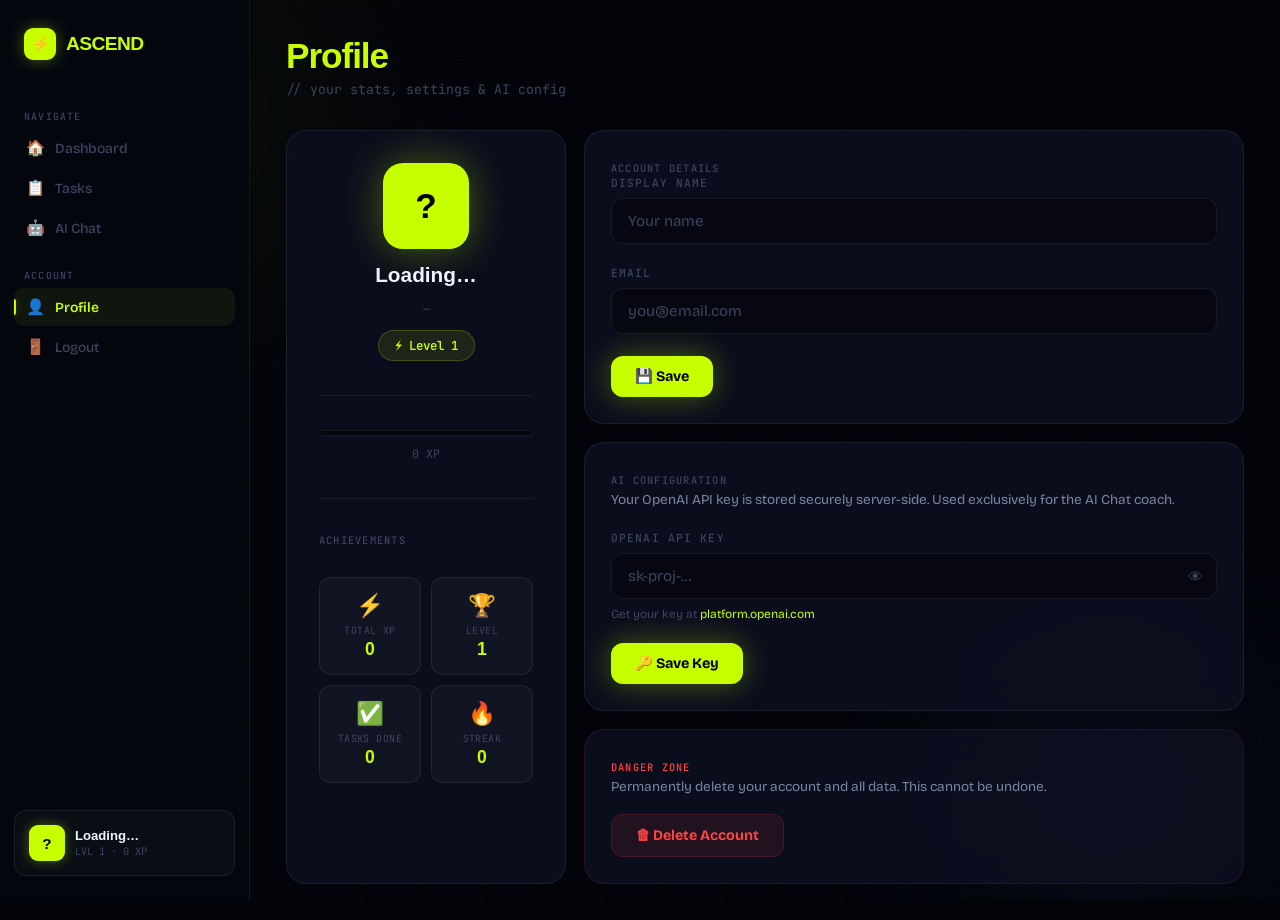
<file: ascend-ai-v2/frontend/profile.html>
<!DOCTYPE html>
<html lang="en">
<head>
  <meta charset="UTF-8">
  <meta name="viewport" content="width=device-width, initial-scale=1.0">
  <title>ASCEND AI — Profile</title>
  <link rel="stylesheet" href="css/style.css">
  <link rel="icon" href="data:image/svg+xml,<svg xmlns='http://www.w3.org/2000/svg' viewBox='0 0 32 32'><text y='26' font-size='28'>⚡</text></svg>">
</head>
<body>
  <div class="bg-orbs"></div>
  <div class="bg-grid"></div>
  <div id="toast-container"></div>
  <button class="mobile-nav-toggle">☰</button>
  <div class="sidebar-overlay"></div>

  <div class="app-layout">
    <aside class="sidebar">
      <div class="sidebar-logo"><div class="logo-bolt">⚡</div><span class="logo-text">ASCEND</span></div>
      <nav class="sidebar-nav">
        <div class="nav-section-label">Navigate</div>
        <a href="dashboard.html" class="nav-item"><span class="nav-icon">🏠</span>Dashboard</a>
        <a href="tasks.html"     class="nav-item"><span class="nav-icon">📋</span>Tasks</a>
        <a href="chat.html"      class="nav-item"><span class="nav-icon">🤖</span>AI Chat</a>
        <div class="nav-section-label">Account</div>
        <a href="profile.html"   class="nav-item"><span class="nav-icon">👤</span>Profile</a>
        <a href="#" class="nav-item" onclick="logout();return false;"><span class="nav-icon">🚪</span>Logout</a>
      </nav>
      <div class="sidebar-user" onclick="window.location='profile.html'">
        <div class="user-avatar" id="user-avatar-text">?</div>
        <div class="user-info">
          <div class="user-name"  id="sidebar-user-name">Loading…</div>
          <div class="user-level" id="sidebar-user-level">LVL 1 · 0 XP</div>
        </div>
      </div>
    </aside>

    <main class="main-content">
      <div class="page-header">
        <div>
          <h2>Profile</h2>
          <div class="page-subtitle">// your stats, settings & AI config</div>
        </div>
      </div>

      <div class="profile-grid">

        <!-- Avatar card -->
        <div class="profile-avatar-card">
          <div class="profile-avatar-lg" id="profile-avatar-letter">?</div>
          <div class="profile-name-lg"   id="profile-name">Loading…</div>
          <div class="profile-email"     id="profile-email">—</div>
          <div class="level-badge"       id="profile-level-badge">⚡ Level 1</div>

          <hr class="divider" style="width:100%">

          <div style="width:100%">
            <div class="xp-bar-wrap" style="margin-top:0">
              <div class="xp-bar-fill" id="profile-xp-bar" style="width:0%"></div>
            </div>
            <p class="mono text-xs text-muted mt-8" id="profile-xp-text" style="text-align:center">0 XP</p>
          </div>

          <hr class="divider" style="width:100%">

          <span class="card-label" style="align-self:flex-start">Achievements</span>
          <div class="achievement-grid">
            <div class="achievement"><div class="ach-icon">⚡</div><div class="ach-title">Total XP</div><div class="ach-value" id="ach-xp">0</div></div>
            <div class="achievement"><div class="ach-icon">🏆</div><div class="ach-title">Level</div><div class="ach-value" id="ach-level">1</div></div>
            <div class="achievement"><div class="ach-icon">✅</div><div class="ach-title">Tasks Done</div><div class="ach-value" id="ach-tasks">0</div></div>
            <div class="achievement"><div class="ach-icon">🔥</div><div class="ach-title">Streak</div><div class="ach-value" id="ach-streak">0</div></div>
          </div>
        </div>

        <!-- Settings -->
        <div style="display:flex;flex-direction:column;gap:18px">

          <!-- Account -->
          <div class="card">
            <span class="card-label">Account Details</span>
            <form class="settings-form" onsubmit="saveProfile(event)">
              <div class="form-group">
                <label class="form-label" for="settings-name">Display Name</label>
                <input class="form-input" type="text" id="settings-name" placeholder="Your name" required>
              </div>
              <div class="form-group">
                <label class="form-label" for="settings-email">Email</label>
                <input class="form-input" type="email" id="settings-email" placeholder="you@email.com" required>
              </div>
              <button type="submit" class="btn btn-primary" style="width:auto;padding:12px 24px">💾 Save</button>
            </form>
          </div>

          <!-- AI Config -->
          <div class="card">
            <span class="card-label">AI Configuration</span>
            <p style="font-size:0.85rem;margin-bottom:20px">Your OpenAI API key is stored securely server-side. Used exclusively for the AI Chat coach.</p>
            <div class="form-group">
              <label class="form-label" for="api-key-input">OpenAI API Key</label>
              <div class="api-key-wrap">
                <input class="form-input" type="password" id="api-key-input" placeholder="sk-proj-…">
                <button type="button" class="api-toggle" onclick="toggleApiKeyVisibility()">👁</button>
              </div>
              <p class="form-hint">Get your key at <a href="https://platform.openai.com/api-keys" target="_blank" style="color:var(--volt)">platform.openai.com</a></p>
            </div>
            <button type="button" class="btn btn-primary" style="width:auto;padding:12px 24px" onclick="saveApiKey()">🔑 Save Key</button>
          </div>

          <!-- Danger -->
          <div class="card danger-card">
            <span class="card-label" style="color:var(--red)">Danger Zone</span>
            <p style="font-size:0.85rem;margin-bottom:16px">Permanently delete your account and all data. This cannot be undone.</p>
            <button class="btn btn-danger" style="width:auto;padding:12px 24px" onclick="confirmDeleteAccount()">🗑 Delete Account</button>
          </div>

        </div>
      </div>
    </main>
  </div>

  <script src="js/app.js"></script>
</body>
</html>
</file>
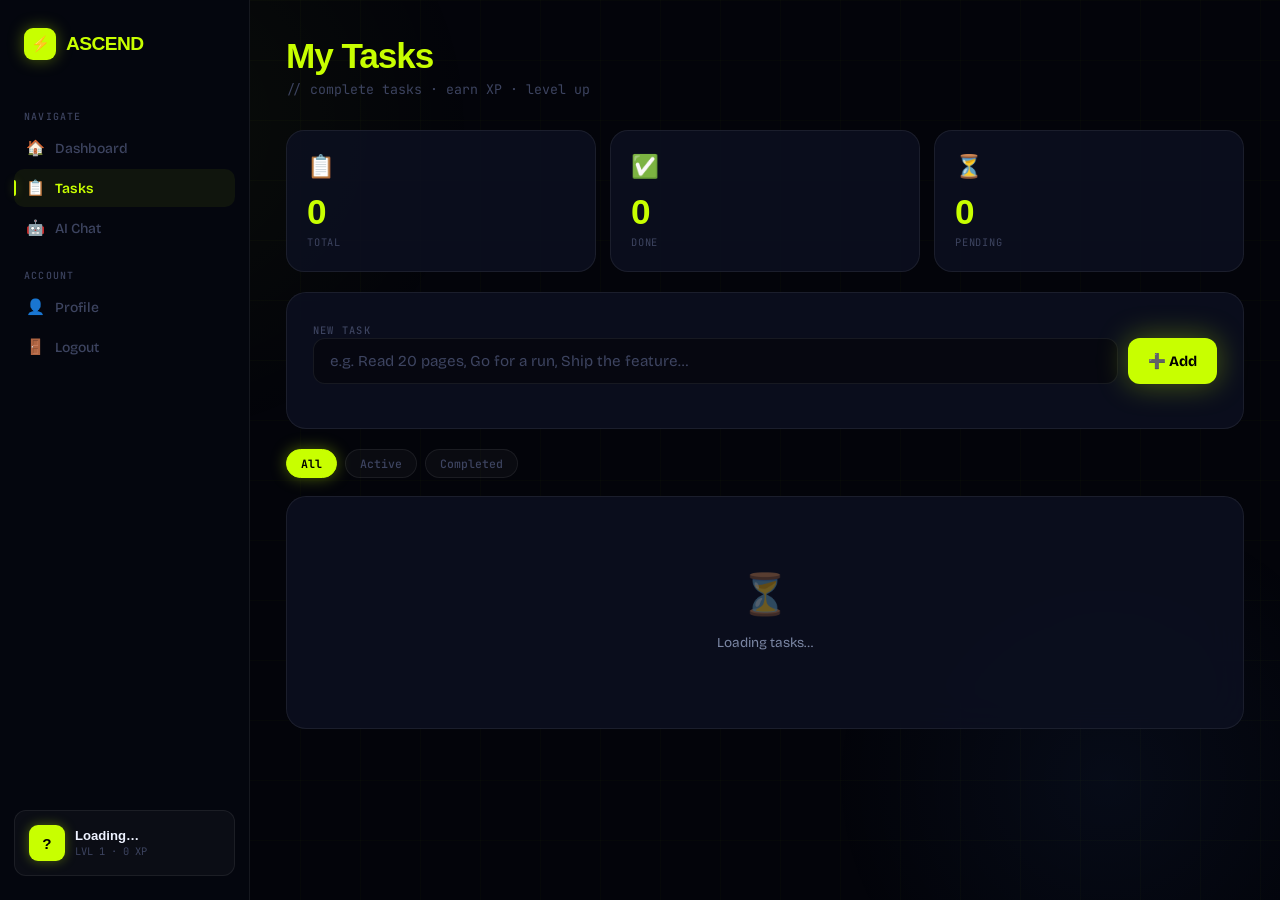
<file: ascend-ai-v2/frontend/tasks.html>
<!DOCTYPE html>
<html lang="en">
<head>
  <meta charset="UTF-8">
  <meta name="viewport" content="width=device-width, initial-scale=1.0">
  <title>ASCEND AI — Tasks</title>
  <link rel="stylesheet" href="css/style.css">
  <link rel="icon" href="data:image/svg+xml,<svg xmlns='http://www.w3.org/2000/svg' viewBox='0 0 32 32'><text y='26' font-size='28'>⚡</text></svg>">
</head>
<body>
  <div class="bg-orbs"></div>
  <div class="bg-grid"></div>
  <div id="toast-container"></div>
  <button class="mobile-nav-toggle">☰</button>
  <div class="sidebar-overlay"></div>

  <div class="app-layout">
    <aside class="sidebar">
      <div class="sidebar-logo"><div class="logo-bolt">⚡</div><span class="logo-text">ASCEND</span></div>
      <nav class="sidebar-nav">
        <div class="nav-section-label">Navigate</div>
        <a href="dashboard.html" class="nav-item"><span class="nav-icon">🏠</span>Dashboard</a>
        <a href="tasks.html"     class="nav-item"><span class="nav-icon">📋</span>Tasks</a>
        <a href="chat.html"      class="nav-item"><span class="nav-icon">🤖</span>AI Chat</a>
        <div class="nav-section-label">Account</div>
        <a href="profile.html"   class="nav-item"><span class="nav-icon">👤</span>Profile</a>
        <a href="#" class="nav-item" onclick="logout();return false;"><span class="nav-icon">🚪</span>Logout</a>
      </nav>
      <div class="sidebar-user" onclick="window.location='profile.html'">
        <div class="user-avatar" id="user-avatar-text">?</div>
        <div class="user-info">
          <div class="user-name"  id="sidebar-user-name">Loading…</div>
          <div class="user-level" id="sidebar-user-level">LVL 1 · 0 XP</div>
        </div>
      </div>
    </aside>

    <main class="main-content">
      <div class="page-header">
        <div>
          <h2>My Tasks</h2>
          <div class="page-subtitle">// complete tasks · earn XP · level up</div>
        </div>
      </div>

      <!-- Mini Stats -->
      <div class="stats-grid" style="grid-template-columns:repeat(3,1fr);margin-bottom:20px">
        <div class="stat-card"><span class="stat-icon">📋</span><div class="stat-value" id="stat-total">0</div><div class="stat-label">Total</div></div>
        <div class="stat-card"><span class="stat-icon">✅</span><div class="stat-value" id="stat-done">0</div><div class="stat-label">Done</div></div>
        <div class="stat-card"><span class="stat-icon">⏳</span><div class="stat-value" id="stat-pending">0</div><div class="stat-label">Pending</div></div>
      </div>

      <!-- Add Task -->
      <div class="card mb-20">
        <span class="card-label">New Task</span>
        <form id="add-task-form" class="add-task-form" onsubmit="addTask(event)">
          <input class="form-input" type="text" id="new-task-input"
            placeholder="e.g. Read 20 pages, Go for a run, Ship the feature…"
            autocomplete="off" maxlength="255">
          <button type="submit" class="btn btn-primary">➕ Add</button>
        </form>
      </div>

      <!-- Filter -->
      <div class="filter-row">
        <button class="filter-chip active" data-filter="all"       onclick="filterTasks('all')">All</button>
        <button class="filter-chip"        data-filter="active"    onclick="filterTasks('active')">Active</button>
        <button class="filter-chip"        data-filter="completed" onclick="filterTasks('completed')">Completed</button>
      </div>

      <!-- Task List -->
      <div class="card">
        <div id="task-list" class="task-list">
          <div class="empty-state"><div class="empty-icon">⏳</div><p>Loading tasks…</p></div>
        </div>
      </div>
    </main>
  </div>

  <script src="js/app.js"></script>
</body>
</html>
</file>
<file: ascend-ai-v2/frontend/css/style.css>
/* ════════════════════════════════════════════
   ASCEND AI V2 — App Design System
   Aesthetic: Cinematic Dark · Volt Neon
════════════════════════════════════════════ */

@import url('https://fonts.googleapis.com/css2?family=Clash+Display:wght@400;500;600;700&family=Bricolage+Grotesque:wght@300;400;500;600;700;800&family=JetBrains+Mono:wght@400;500&display=swap');

/* ── Variables ── */
:root {
  --void:         #03040a;
  --deep:         #070a14;
  --surface:      #0c1020;
  --card:         rgba(12,16,32,0.85);
  --card-hover:   rgba(16,22,42,0.95);
  --glass:        rgba(255,255,255,0.03);
  --glass2:       rgba(255,255,255,0.06);

  --volt:         #c8ff00;
  --volt-dim:     rgba(200,255,0,0.1);
  --volt-dim2:    rgba(200,255,0,0.06);
  --volt-glow:    rgba(200,255,0,0.35);
  --blue:         #4f8eff;
  --purple:       #9b5de5;
  --cyan:         #00d4ff;
  --pink:         #ff3fa4;
  --green:        #00e676;
  --red:          #ff4444;

  --text:         #eef2ff;
  --text-sub:     #7a85a3;
  --text-muted:   #3d4460;
  --border:       rgba(255,255,255,0.07);
  --border-v:     rgba(200,255,0,0.2);
  --border-v2:    rgba(200,255,0,0.08);

  --font-head:    'Clash Display', sans-serif;
  --font-body:    'Bricolage Grotesque', sans-serif;
  --font-mono:    'JetBrains Mono', monospace;

  --sidebar-w:    250px;
  --ease-out:     cubic-bezier(0.16, 1, 0.3, 1);
  --ease-spring:  cubic-bezier(0.34, 1.56, 0.64, 1);
  --transition:   all 0.25s var(--ease-out);
}

/* ── Reset ── */
*, *::before, *::after { box-sizing: border-box; margin: 0; padding: 0; }
html { scroll-behavior: smooth; }
body {
  font-family: var(--font-body);
  background: var(--void);
  color: var(--text);
  min-height: 100vh;
  overflow-x: hidden;
  -webkit-font-smoothing: antialiased;
}

/* ── Scrollbar ── */
::-webkit-scrollbar { width: 3px; }
::-webkit-scrollbar-track { background: transparent; }
::-webkit-scrollbar-thumb { background: rgba(200,255,0,0.2); border-radius: 99px; }

/* ── Background ── */
.bg-orbs {
  position: fixed; inset: 0;
  pointer-events: none; z-index: 0;
  overflow: hidden;
}
.bg-orbs::before {
  content: '';
  position: absolute;
  top: -25%; left: -15%;
  width: 700px; height: 700px;
  background: radial-gradient(circle, rgba(200,255,0,0.04) 0%, transparent 65%);
  animation: orb-float 22s ease-in-out infinite;
}
.bg-orbs::after {
  content: '';
  position: absolute;
  bottom: -20%; right: -10%;
  width: 600px; height: 600px;
  background: radial-gradient(circle, rgba(79,142,255,0.06) 0%, transparent 65%);
  animation: orb-float 28s ease-in-out infinite reverse;
}
.bg-grid {
  position: fixed; inset: 0;
  pointer-events: none; z-index: 0;
  background-image:
    linear-gradient(rgba(200,255,0,0.02) 1px, transparent 1px),
    linear-gradient(90deg, rgba(200,255,0,0.02) 1px, transparent 1px);
  background-size: 60px 60px;
}
@keyframes orb-float {
  0%,100% { transform: translate(0,0) scale(1); }
  33% { transform: translate(50px,-40px) scale(1.1); }
  66% { transform: translate(-30px,50px) scale(0.92); }
}

/* ── Typography ── */
h1,h2,h3,h4 { font-family: var(--font-head); font-weight: 700; letter-spacing: -0.03em; }
h1 { font-size: clamp(2rem, 5vw, 3.5rem); }
h2 { font-size: clamp(1.5rem, 3vw, 2.2rem); }
h3 { font-size: 1.2rem; }
p  { line-height: 1.7; color: var(--text-sub); }
a  { color: inherit; text-decoration: none; }

/* ════════════════ AUTH PAGES ════════════════ */
.auth-page {
  min-height: 100vh;
  display: flex; align-items: center; justify-content: center;
  padding: 24px;
  position: relative; z-index: 1;
}

.auth-wrap {
  width: 100%; max-width: 460px;
}

.auth-logo {
  display: flex; align-items: center; gap: 10px;
  font-family: var(--font-head);
  font-size: 1.5rem; font-weight: 700;
  letter-spacing: -0.03em;
  margin-bottom: 36px;
  justify-content: center;
}
.auth-logo .logo-bolt {
  width: 38px; height: 38px;
  background: var(--volt);
  border-radius: 10px;
  display: flex; align-items: center; justify-content: center;
  font-size: 1.1rem;
  box-shadow: 0 0 24px var(--volt-glow);
}
.auth-logo span { color: var(--volt); }

.auth-back {
  display: inline-flex; align-items: center; gap: 7px;
  font-size: 0.82rem; color: var(--text-muted);
  text-decoration: none; margin-bottom: 20px;
  transition: color 0.2s;
}
.auth-back:hover { color: var(--text); }

.auth-card {
  background: var(--card);
  backdrop-filter: blur(30px);
  border: 1px solid var(--border);
  border-radius: 24px;
  padding: 40px;
  box-shadow: 0 24px 80px rgba(0,0,0,0.5), 0 0 40px rgba(200,255,0,0.04);
}
.auth-card:hover {
  border-color: var(--border-v2);
}

.auth-heading {
  font-family: var(--font-head);
  font-size: 1.7rem; font-weight: 700;
  letter-spacing: -0.03em;
  margin-bottom: 6px;
}
.auth-heading em { font-style: normal; color: var(--volt); }
.auth-sub { font-size: 0.87rem; color: var(--text-muted); margin-bottom: 32px; }

.auth-tabs {
  display: flex;
  background: rgba(0,0,0,0.4);
  border: 1px solid var(--border);
  border-radius: 12px;
  padding: 4px;
  margin-bottom: 28px;
}
.auth-tab {
  flex: 1; padding: 10px;
  text-align: center;
  border-radius: 9px;
  font-family: var(--font-head);
  font-size: 0.88rem; font-weight: 600;
  color: var(--text-muted);
  cursor: pointer; border: none; background: transparent;
  transition: var(--transition);
}
.auth-tab.active {
  background: var(--volt);
  color: #000;
  box-shadow: 0 2px 16px var(--volt-glow);
}

/* ── Form ── */
.form-group { margin-bottom: 18px; }
.form-label {
  display: block;
  font-family: var(--font-mono);
  font-size: 0.7rem; font-weight: 500;
  color: var(--text-muted);
  text-transform: uppercase; letter-spacing: 0.1em;
  margin-bottom: 8px;
}
.form-input {
  width: 100%;
  background: rgba(0,0,0,0.4);
  border: 1px solid var(--border);
  border-radius: 12px;
  padding: 13px 16px;
  color: var(--text);
  font-family: var(--font-body);
  font-size: 0.95rem;
  transition: var(--transition);
  outline: none;
}
.form-input::placeholder { color: var(--text-muted); }
.form-input:focus {
  border-color: var(--border-v);
  background: rgba(200,255,0,0.03);
  box-shadow: 0 0 0 3px rgba(200,255,0,0.08);
}
.form-hint { font-size: 0.75rem; color: var(--text-muted); margin-top: 5px; }
.form-error { font-size: 0.8rem; color: var(--red); margin-top: 8px; display: none; }
.form-error.show { display: block; }

/* ── Buttons ── */
.btn {
  display: inline-flex; align-items: center; justify-content: center; gap: 8px;
  padding: 13px 24px;
  border-radius: 12px;
  font-family: var(--font-body);
  font-size: 0.9rem; font-weight: 700;
  cursor: pointer; border: none;
  transition: var(--transition);
  white-space: nowrap;
  position: relative; overflow: hidden;
}
.btn:active { transform: scale(0.97); }

.btn-primary {
  background: var(--volt);
  color: #000;
  width: 100%;
  box-shadow: 0 0 30px var(--volt-glow);
}
.btn-primary:hover { transform: translateY(-1px); box-shadow: 0 0 40px rgba(200,255,0,0.5); }

.btn-ghost {
  background: var(--glass2);
  color: var(--text-sub);
  border: 1px solid var(--border);
}
.btn-ghost:hover { background: var(--glass); color: var(--text); border-color: var(--border-v2); }

.btn-danger {
  background: rgba(255,68,68,0.1);
  color: var(--red);
  border: 1px solid rgba(255,68,68,0.15);
}
.btn-danger:hover { background: rgba(255,68,68,0.18); }

/* ── Spinner ── */
.spinner {
  width: 16px; height: 16px;
  border: 2px solid rgba(0,0,0,0.3);
  border-top-color: #000;
  border-radius: 50%;
  animation: spin 0.6s linear infinite;
  display: inline-block;
}
.btn-ghost .spinner { border-color: rgba(255,255,255,0.2); border-top-color: var(--text); }
@keyframes spin { to { transform: rotate(360deg); } }

/* ════════════════ APP LAYOUT ════════════════ */
.app-layout {
  display: flex;
  min-height: 100vh;
  position: relative; z-index: 1;
}

/* ── Sidebar ── */
.sidebar {
  width: var(--sidebar-w);
  background: rgba(5,7,16,0.92);
  backdrop-filter: blur(24px);
  border-right: 1px solid var(--border);
  display: flex; flex-direction: column;
  padding: 24px 14px;
  position: fixed; top: 0; left: 0; bottom: 0;
  z-index: 100;
  transition: all 0.4s var(--ease-out);
}

.sidebar-logo {
  display: flex; align-items: center; gap: 10px;
  padding: 4px 10px 28px;
  font-family: var(--font-head);
  font-size: 1.2rem; font-weight: 700;
  letter-spacing: -0.03em;
}
.sidebar-logo .logo-bolt {
  width: 32px; height: 32px;
  background: var(--volt);
  border-radius: 9px;
  display: flex; align-items: center; justify-content: center;
  font-size: 0.95rem;
  box-shadow: 0 0 16px var(--volt-glow);
  flex-shrink: 0;
}
.sidebar-logo .logo-text { color: var(--volt); }

.sidebar-nav { flex: 1; }
.nav-section-label {
  font-family: var(--font-mono);
  font-size: 0.62rem; font-weight: 500;
  text-transform: uppercase; letter-spacing: 0.12em;
  color: var(--text-muted);
  padding: 0 10px;
  margin-bottom: 6px; margin-top: 22px;
}
.nav-item {
  display: flex; align-items: center; gap: 11px;
  padding: 10px 12px;
  border-radius: 10px;
  color: var(--text-muted);
  font-size: 0.87rem; font-weight: 500;
  cursor: pointer;
  transition: var(--transition);
  text-decoration: none;
  position: relative;
  margin-bottom: 2px;
}
.nav-item:hover { background: var(--glass2); color: var(--text); }
.nav-item.active {
  background: var(--volt-dim2);
  color: var(--volt);
  font-weight: 600;
}
.nav-item.active::before {
  content: '';
  position: absolute; left: 0; top: 30%; bottom: 30%;
  width: 2px;
  background: var(--volt);
  border-radius: 0 2px 2px 0;
  box-shadow: 0 0 8px var(--volt-glow);
}
.nav-icon { width: 18px; text-align: center; font-size: 0.95rem; flex-shrink: 0; }

.sidebar-user {
  display: flex; align-items: center; gap: 10px;
  padding: 14px;
  background: var(--glass);
  border: 1px solid var(--border);
  border-radius: 12px;
  cursor: pointer;
  transition: var(--transition);
  margin-top: 8px;
}
.sidebar-user:hover { background: var(--glass2); border-color: var(--border-v2); }

.user-avatar {
  width: 36px; height: 36px;
  background: var(--volt);
  border-radius: 9px;
  display: flex; align-items: center; justify-content: center;
  font-family: var(--font-head);
  font-size: 0.95rem; font-weight: 700; color: #000;
  flex-shrink: 0;
  box-shadow: 0 0 12px var(--volt-glow);
}
.user-info { flex: 1; overflow: hidden; }
.user-name {
  font-family: var(--font-head);
  font-size: 0.82rem; font-weight: 700;
  white-space: nowrap; overflow: hidden; text-overflow: ellipsis;
}
.user-level { font-family: var(--font-mono); font-size: 0.65rem; color: var(--text-muted); margin-top: 1px; }

/* ── Main Content ── */
.main-content {
  margin-left: var(--sidebar-w);
  flex: 1;
  padding: 36px;
  min-height: 100vh;
}

/* ── Page Header ── */
.page-header {
  display: flex; align-items: flex-start; justify-content: space-between;
  margin-bottom: 32px; gap: 16px;
}
.page-header h2 { color: var(--volt); }
.page-subtitle { font-size: 0.83rem; color: var(--text-muted); margin-top: 4px; font-family: var(--font-mono); }

/* ── Cards ── */
.card {
  background: var(--card);
  backdrop-filter: blur(20px);
  border: 1px solid var(--border);
  border-radius: 20px;
  padding: 26px;
  transition: var(--transition);
}
.card:hover { border-color: var(--border-v2); }
.card-label {
  font-family: var(--font-mono);
  font-size: 0.65rem; font-weight: 500;
  text-transform: uppercase; letter-spacing: 0.12em;
  color: var(--text-muted);
  margin-bottom: 16px;
}

/* ── Stat Cards ── */
.stats-grid {
  display: grid;
  grid-template-columns: repeat(auto-fit, minmax(180px, 1fr));
  gap: 14px;
  margin-bottom: 24px;
}
.stat-card {
  background: var(--card);
  border: 1px solid var(--border);
  border-radius: 18px;
  padding: 22px 20px;
  position: relative; overflow: hidden;
  transition: var(--transition);
}
.stat-card::after {
  content: '';
  position: absolute; bottom: 0; left: 0; right: 0; height: 2px;
  background: linear-gradient(90deg, var(--volt), transparent);
  opacity: 0;
  transition: opacity 0.3s;
}
.stat-card:hover { border-color: var(--border-v); transform: translateY(-2px); }
.stat-card:hover::after { opacity: 1; }

.stat-icon { font-size: 1.4rem; margin-bottom: 14px; display: block; }
.stat-value {
  font-family: var(--font-head);
  font-size: 2.2rem; font-weight: 700;
  color: var(--volt);
  letter-spacing: -0.04em;
  line-height: 1;
}
.stat-label { font-family: var(--font-mono); font-size: 0.65rem; color: var(--text-muted); margin-top: 6px; text-transform: uppercase; letter-spacing: 0.08em; }

/* ── XP Bar ── */
.xp-bar-wrap {
  background: rgba(0,0,0,0.5);
  border-radius: 99px; height: 6px; overflow: hidden;
  border: 1px solid var(--border);
  margin-top: 10px;
}
.xp-bar-fill {
  height: 100%;
  background: var(--volt);
  border-radius: 99px;
  transition: width 1.2s var(--ease-out);
  box-shadow: 0 0 8px var(--volt-glow);
}
.xp-meta {
  display: flex; justify-content: space-between;
  font-family: var(--font-mono);
  font-size: 0.65rem; color: var(--text-muted);
  margin-top: 6px;
}

/* ── Dashboard Layout ── */
.dashboard-grid {
  display: grid;
  grid-template-columns: 1fr 300px;
  gap: 18px;
}
@media (max-width: 1100px) { .dashboard-grid { grid-template-columns: 1fr; } }

/* ── Greeting Banner ── */
.greeting-banner {
  border: 1px solid var(--border-v2);
  border-radius: 20px;
  padding: 32px;
  margin-bottom: 20px;
  position: relative; overflow: hidden;
  background: linear-gradient(135deg, rgba(200,255,0,0.05) 0%, rgba(200,255,0,0.01) 100%);
}
.greeting-banner::before {
  content: '';
  position: absolute; top: 0; left: 0; right: 0; height: 1px;
  background: linear-gradient(90deg, transparent, var(--volt), transparent);
  opacity: 0.4;
}
.greeting-banner .gb-emoji {
  position: absolute; right: 32px; top: 50%; transform: translateY(-50%);
  font-size: 5rem; opacity: 0.08;
}
.greeting-banner h2 { font-size: 1.8rem; color: var(--text); }
.greeting-banner p  { font-size: 0.87rem; margin-top: 6px; }

/* ── Task Items ── */
.task-list { display: flex; flex-direction: column; gap: 8px; }
.task-item {
  display: flex; align-items: center; gap: 13px;
  padding: 13px 16px;
  background: var(--glass);
  border: 1px solid var(--border);
  border-radius: 12px;
  transition: var(--transition);
}
.task-item:hover { background: var(--glass2); border-color: var(--border-v2); }
.task-item.completed { opacity: 0.45; }
.task-item.completed .task-title { text-decoration: line-through; }

.task-check {
  width: 20px; height: 20px;
  border-radius: 6px;
  border: 1.5px solid var(--border-v);
  display: flex; align-items: center; justify-content: center;
  flex-shrink: 0;
  transition: var(--transition);
  cursor: pointer;
  background: transparent;
}
.task-check.checked {
  background: var(--volt);
  border-color: var(--volt);
  box-shadow: 0 0 10px var(--volt-glow);
}
.task-check.checked::after { content: '✓'; font-size: 0.7rem; color: #000; font-weight: 800; }

.task-body { flex: 1; overflow: hidden; }
.task-title { font-size: 0.88rem; font-weight: 500; white-space: nowrap; overflow: hidden; text-overflow: ellipsis; }
.task-meta  { font-family: var(--font-mono); font-size: 0.65rem; color: var(--text-muted); margin-top: 2px; }

.task-xp {
  font-family: var(--font-mono);
  font-size: 0.68rem; font-weight: 600;
  color: var(--volt);
  background: var(--volt-dim);
  border: 1px solid var(--border-v);
  padding: 3px 9px;
  border-radius: 99px;
  white-space: nowrap;
}
.task-delete {
  background: none; border: none; color: var(--text-muted);
  cursor: pointer; font-size: 0.9rem;
  padding: 4px 6px; border-radius: 6px;
  transition: var(--transition);
  opacity: 0;
}
.task-item:hover .task-delete { opacity: 1; }
.task-delete:hover { color: var(--red); background: rgba(255,68,68,0.1); }

/* ── Add Task ── */
.add-task-form { display: flex; gap: 10px; margin-bottom: 18px; }
.add-task-form .form-input { flex: 1; }
.add-task-form .btn { width: auto; border-radius: 12px; padding: 13px 20px; }

/* ── Filter Chips ── */
.filter-row { display: flex; gap: 8px; flex-wrap: wrap; margin-bottom: 18px; }
.filter-chip {
  padding: 6px 14px;
  border-radius: 99px;
  font-family: var(--font-mono);
  font-size: 0.72rem; font-weight: 500;
  cursor: pointer;
  border: 1px solid var(--border);
  background: var(--glass);
  color: var(--text-muted);
  transition: var(--transition);
}
.filter-chip.active { background: var(--volt); border-color: var(--volt); color: #000; font-weight: 700; box-shadow: 0 0 16px var(--volt-glow); }
.filter-chip:hover:not(.active) { border-color: var(--border-v2); color: var(--text); }

/* ── Empty State ── */
.empty-state { text-align: center; padding: 48px 24px; color: var(--text-muted); }
.empty-state .empty-icon { font-size: 2.5rem; opacity: 0.4; margin-bottom: 12px; }
.empty-state p { font-size: 0.85rem; }

/* ════════════════ CHAT ════════════════ */
.chat-layout { display: flex; flex-direction: column; height: calc(100vh - 80px); }

.chat-messages {
  flex: 1; overflow-y: auto;
  padding: 12px 0; display: flex; flex-direction: column; gap: 16px;
}

.message {
  display: flex; gap: 12px;
  max-width: 78%;
  animation: msg-pop 0.3s var(--ease-out);
}
@keyframes msg-pop {
  from { opacity: 0; transform: translateY(12px) scale(0.98); }
  to   { opacity: 1; transform: translateY(0) scale(1); }
}
.message.user  { align-self: flex-end; flex-direction: row-reverse; }
.message.ai    { align-self: flex-start; }

.message-avatar {
  width: 34px; height: 34px;
  border-radius: 9px;
  display: flex; align-items: center; justify-content: center;
  font-size: 0.85rem; font-weight: 700; flex-shrink: 0;
}
.message.ai .message-avatar {
  background: var(--volt);
  color: #000;
  box-shadow: 0 0 12px var(--volt-glow);
}
.message.user .message-avatar {
  background: var(--glass2);
  border: 1px solid var(--border);
}

.message-bubble {
  padding: 12px 16px;
  border-radius: 16px;
  font-size: 0.9rem; line-height: 1.65;
  word-break: break-word;
}
.message.ai .message-bubble {
  background: var(--card);
  border: 1px solid var(--border);
  border-top-left-radius: 4px;
  color: var(--text);
}
.message.user .message-bubble {
  background: var(--volt);
  color: #000; font-weight: 500;
  border-top-right-radius: 4px;
  box-shadow: 0 4px 20px var(--volt-glow);
}
.message-time { font-family: var(--font-mono); font-size: 0.62rem; color: var(--text-muted); margin-top: 4px; padding: 0 4px; }
.message.user .message-time { text-align: right; }

/* Typing indicator */
.typing-indicator {
  display: flex; align-items: center; gap: 5px;
  padding: 12px 16px;
  background: var(--card); border: 1px solid var(--border);
  border-radius: 16px; border-top-left-radius: 4px;
  width: fit-content;
}
.typing-dot { width: 6px; height: 6px; background: var(--volt); border-radius: 50%; animation: typing 1.2s ease-in-out infinite; }
.typing-dot:nth-child(2) { animation-delay: 0.2s; }
.typing-dot:nth-child(3) { animation-delay: 0.4s; }
@keyframes typing { 0%,80%,100% { transform: translateY(0); opacity: 0.3; } 40% { transform: translateY(-6px); opacity: 1; } }

/* Chat Input */
.chat-input-area { padding: 16px 0 0; border-top: 1px solid var(--border); }
.chat-input-wrap { display: flex; gap: 10px; align-items: flex-end; }
.chat-textarea {
  flex: 1;
  background: var(--card);
  border: 1px solid var(--border);
  border-radius: 16px;
  padding: 14px 18px;
  color: var(--text);
  font-family: var(--font-body); font-size: 0.92rem;
  resize: none; max-height: 130px;
  outline: none; transition: var(--transition); line-height: 1.55;
}
.chat-textarea::placeholder { color: var(--text-muted); }
.chat-textarea:focus { border-color: var(--border-v); box-shadow: 0 0 0 3px rgba(200,255,0,0.07); }

.chat-send-btn {
  width: 48px; height: 48px;
  background: var(--volt);
  border: none; border-radius: 13px;
  color: #000; font-size: 1.1rem;
  cursor: pointer; display: flex; align-items: center; justify-content: center;
  transition: var(--transition); flex-shrink: 0;
  box-shadow: 0 4px 16px var(--volt-glow); font-weight: 900;
}
.chat-send-btn:hover { transform: scale(1.06); box-shadow: 0 6px 24px rgba(200,255,0,0.5); }
.chat-send-btn:active { transform: scale(0.94); }
.chat-send-btn:disabled { opacity: 0.4; cursor: not-allowed; transform: none; }

/* Chat Welcome */
.chat-welcome {
  flex: 1; display: flex; flex-direction: column;
  align-items: center; justify-content: center; text-align: center;
  padding: 40px 20px; gap: 12px;
}
.ai-orb {
  width: 72px; height: 72px;
  background: var(--volt);
  border-radius: 50%;
  display: flex; align-items: center; justify-content: center;
  font-size: 1.9rem; color: #000;
  box-shadow: 0 0 50px var(--volt-glow);
  animation: orb-breathe 3s ease-in-out infinite;
}
@keyframes orb-breathe {
  0%,100% { box-shadow: 0 0 50px var(--volt-glow); transform: scale(1); }
  50%      { box-shadow: 0 0 80px rgba(200,255,0,0.5); transform: scale(1.05); }
}
.chat-welcome h3 { font-size: 1.4rem; margin-top: 8px; }
.chat-suggestions { display: flex; flex-wrap: wrap; gap: 8px; justify-content: center; margin-top: 8px; }
.suggestion-chip {
  background: var(--glass2); border: 1px solid var(--border);
  border-radius: 99px; padding: 8px 16px;
  font-size: 0.8rem; color: var(--text-sub);
  cursor: pointer; transition: var(--transition);
}
.suggestion-chip:hover { background: var(--volt-dim); border-color: var(--border-v); color: var(--volt); }

/* ════════════════ PROFILE ════════════════ */
.profile-grid { display: grid; grid-template-columns: 280px 1fr; gap: 18px; }
@media (max-width: 900px) { .profile-grid { grid-template-columns: 1fr; } }

.profile-avatar-card {
  background: var(--card); border: 1px solid var(--border);
  border-radius: 20px; padding: 32px;
  text-align: center; display: flex; flex-direction: column; align-items: center; gap: 14px;
}
.profile-avatar-lg {
  width: 86px; height: 86px;
  background: var(--volt);
  border-radius: 20px;
  display: flex; align-items: center; justify-content: center;
  font-family: var(--font-head); font-size: 2.2rem; font-weight: 700; color: #000;
  box-shadow: 0 0 40px var(--volt-glow);
}
.profile-name-lg { font-family: var(--font-head); font-size: 1.3rem; font-weight: 700; }
.profile-email { font-family: var(--font-mono); font-size: 0.72rem; color: var(--text-muted); }
.level-badge {
  display: inline-flex; align-items: center; gap: 6px;
  background: var(--volt-dim); border: 1px solid var(--border-v);
  border-radius: 99px; padding: 6px 16px;
  font-family: var(--font-mono); font-size: 0.78rem; font-weight: 600; color: var(--volt);
}

.achievement-grid { display: grid; grid-template-columns: 1fr 1fr; gap: 10px; width: 100%; }
.achievement {
  background: var(--glass); border: 1px solid var(--border);
  border-radius: 12px; padding: 14px; text-align: center;
  transition: var(--transition);
}
.achievement:hover { border-color: var(--border-v2); }
.ach-icon { font-size: 1.4rem; margin-bottom: 5px; }
.ach-title { font-family: var(--font-mono); font-size: 0.62rem; color: var(--text-muted); text-transform: uppercase; letter-spacing: 0.05em; }
.ach-value { font-family: var(--font-head); font-size: 1.1rem; font-weight: 800; color: var(--volt); margin-top: 2px; }

/* Settings */
.settings-form .form-group { margin-bottom: 22px; }
.api-key-wrap { position: relative; }
.api-key-wrap .form-input { padding-right: 48px; }
.api-toggle { position: absolute; right: 14px; top: 50%; transform: translateY(-50%); background: none; border: none; color: var(--text-muted); cursor: pointer; font-size: 0.95rem; transition: var(--transition); }
.api-toggle:hover { color: var(--text); }

/* ── Danger zone ── */
.danger-card { border-color: rgba(255,68,68,0.12) !important; }

/* ════════════════ TOAST ════════════════ */
#toast-container { position: fixed; bottom: 24px; right: 24px; z-index: 9999; display: flex; flex-direction: column; gap: 10px; }
.toast {
  background: var(--card); backdrop-filter: blur(20px);
  border: 1px solid var(--border); border-radius: 12px;
  padding: 14px 18px; font-size: 0.85rem;
  display: flex; align-items: center; gap: 10px;
  box-shadow: 0 16px 48px rgba(0,0,0,0.4);
  animation: toast-in 0.35s var(--ease-out);
  min-width: 240px; max-width: 360px;
}
@keyframes toast-in { from { opacity: 0; transform: translateX(30px); } to { opacity: 1; transform: translateX(0); } }
.toast.success { border-left: 3px solid var(--green); }
.toast.error   { border-left: 3px solid var(--red); }
.toast.info    { border-left: 3px solid var(--blue); }
.toast.xp      { border-left: 3px solid var(--volt); }
.toast-fade-out { animation: toast-out 0.3s ease forwards; }
@keyframes toast-out { to { opacity: 0; transform: translateX(30px); } }

/* ════════════════ MOBILE ════════════════ */
.mobile-nav-toggle {
  display: none; position: fixed; top: 16px; left: 16px; z-index: 200;
  width: 40px; height: 40px;
  background: var(--card); border: 1px solid var(--border);
  border-radius: 10px; align-items: center; justify-content: center;
  font-size: 1.1rem; cursor: pointer; backdrop-filter: blur(10px);
  color: var(--text); transition: var(--transition);
}
.mobile-nav-toggle:hover { border-color: var(--border-v); }
.sidebar-overlay { display: none; position: fixed; inset: 0; background: rgba(0,0,0,0.7); z-index: 99; backdrop-filter: blur(4px); }

@media (max-width: 768px) {
  .sidebar { left: calc(-1 * var(--sidebar-w)); }
  .sidebar.open { left: 0; }
  .sidebar-overlay.show { display: block; }
  .mobile-nav-toggle { display: flex; }
  .main-content { margin-left: 0; padding: 70px 16px 24px; }
  .stats-grid { grid-template-columns: 1fr 1fr; }
  .chat-layout { height: calc(100vh - 100px); }
  .message { max-width: 90%; }
  .auth-card { padding: 28px 20px; }
}

/* ════════════════ UTILITIES ════════════════ */
.flex   { display: flex; }
.items-center { align-items: center; }
.justify-between { justify-content: space-between; }
.gap-8  { gap: 8px; }
.gap-12 { gap: 12px; }
.mt-8  { margin-top: 8px; }
.mt-16 { margin-top: 16px; }
.mt-24 { margin-top: 24px; }
.mb-16 { margin-bottom: 16px; }
.mb-20 { margin-bottom: 20px; }
.text-center { text-align: center; }
.text-sm    { font-size: 0.82rem; }
.text-xs    { font-size: 0.72rem; }
.text-muted { color: var(--text-muted); }
.text-volt  { color: var(--volt); }
.mono       { font-family: var(--font-mono); }
.hidden     { display: none !important; }
.w-full     { width: 100%; }
.divider    { border: none; border-top: 1px solid var(--border); margin: 20px 0; }

/* Quick-action pills */
.quick-actions { display: flex; flex-direction: column; gap: 8px; }
.quick-action {
  display: flex; align-items: center; gap: 10px;
  padding: 12px 14px;
  background: var(--glass); border: 1px solid var(--border);
  border-radius: 12px; text-decoration: none; color: var(--text-sub);
  font-size: 0.87rem; font-weight: 500;
  transition: var(--transition);
}
.quick-action:hover { background: var(--volt-dim2); border-color: var(--border-v); color: var(--volt); }
.quick-action .qa-icon { font-size: 1rem; width: 20px; text-align: center; }

/* How-XP-works list */
.xp-how-list { display: flex; flex-direction: column; gap: 8px; }
.xp-how-item {
  display: flex; align-items: center; gap: 10px;
  padding: 10px 12px;
  background: var(--glass); border: 1px solid var(--border); border-radius: 10px;
  font-size: 0.82rem; color: var(--text-sub);
}
.xp-how-item .xh-icon { font-size: 0.95rem; }
.xp-how-item strong { font-family: var(--font-mono); color: var(--volt); }

/* Streak pills */
.streak-row { display: flex; gap: 10px; flex-wrap: wrap; margin-bottom: 20px; }
.streak-pill {
  display: flex; align-items: center; gap: 8px;
  background: var(--glass); border: 1px solid var(--border);
  border-radius: 99px; padding: 7px 14px; font-size: 0.8rem;
}
.streak-pill strong { font-family: var(--font-mono); font-size: 0.9rem; color: var(--volt); }
</file>
